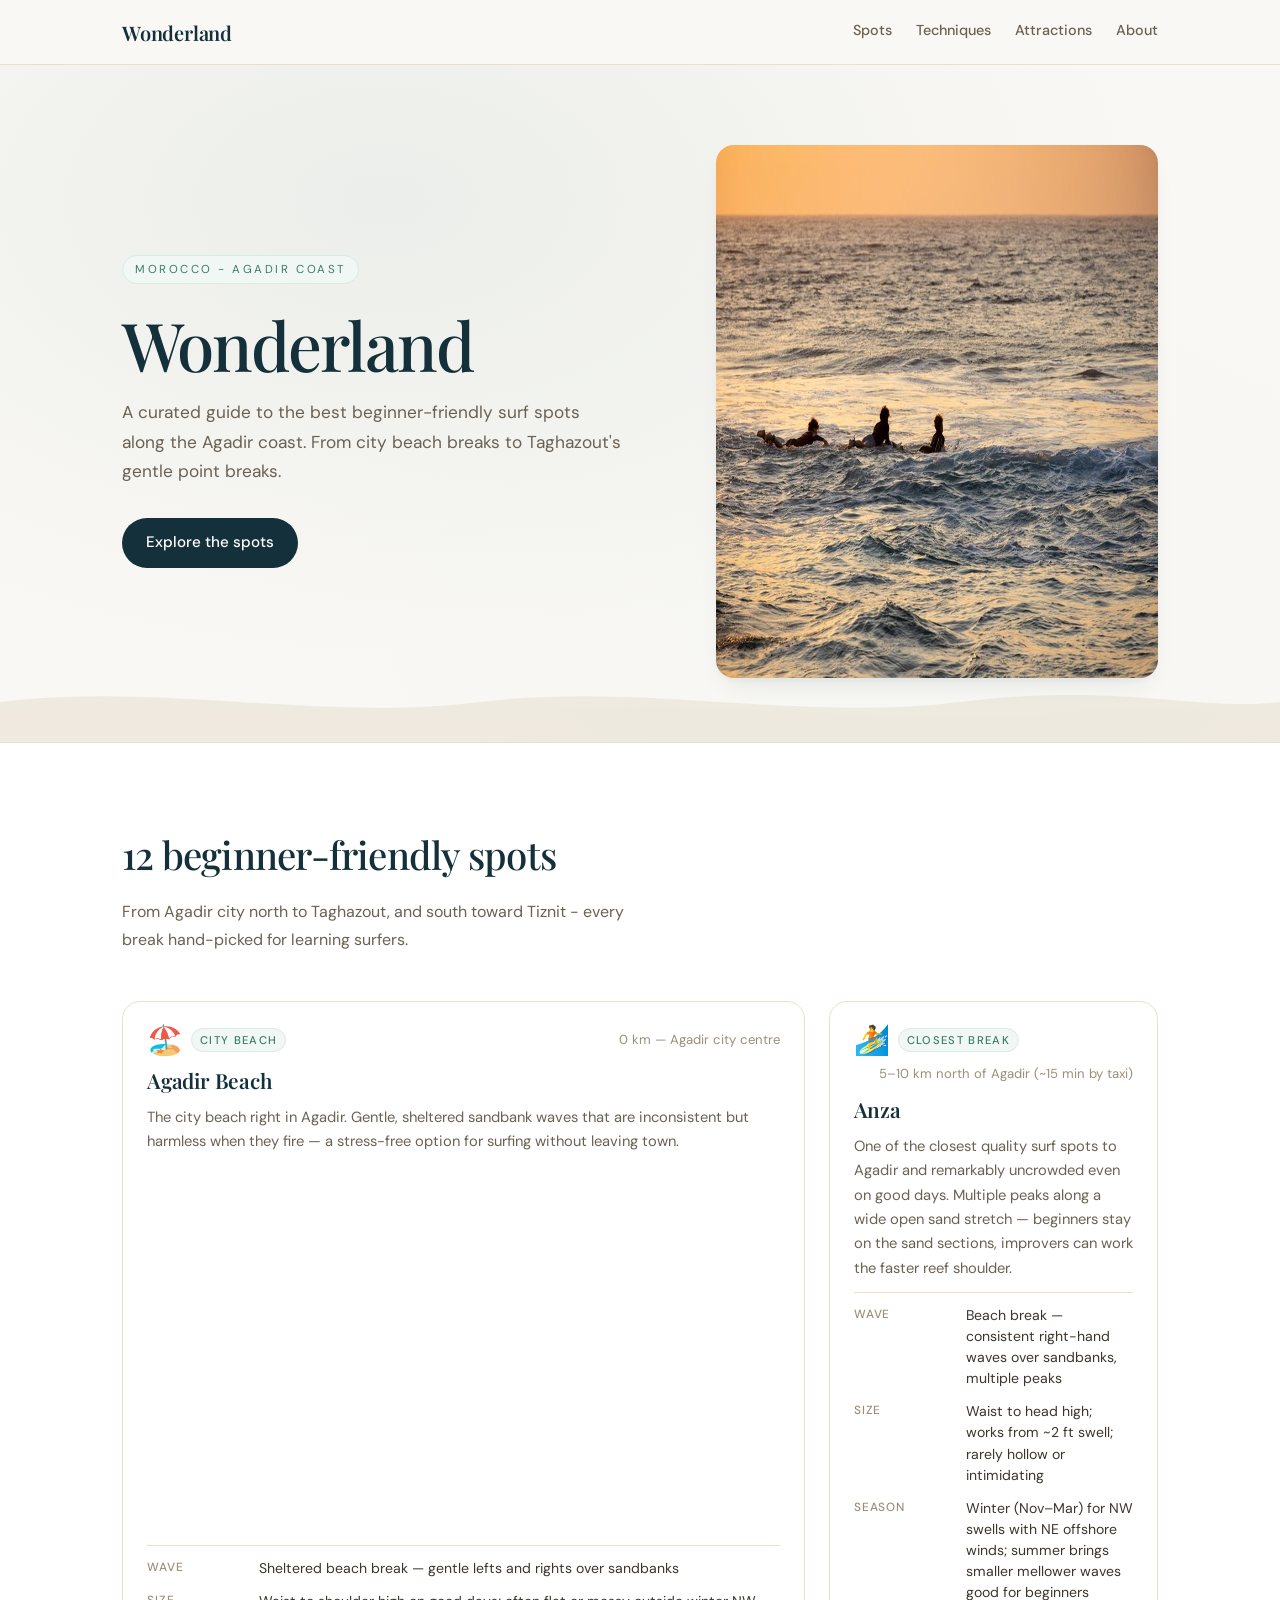
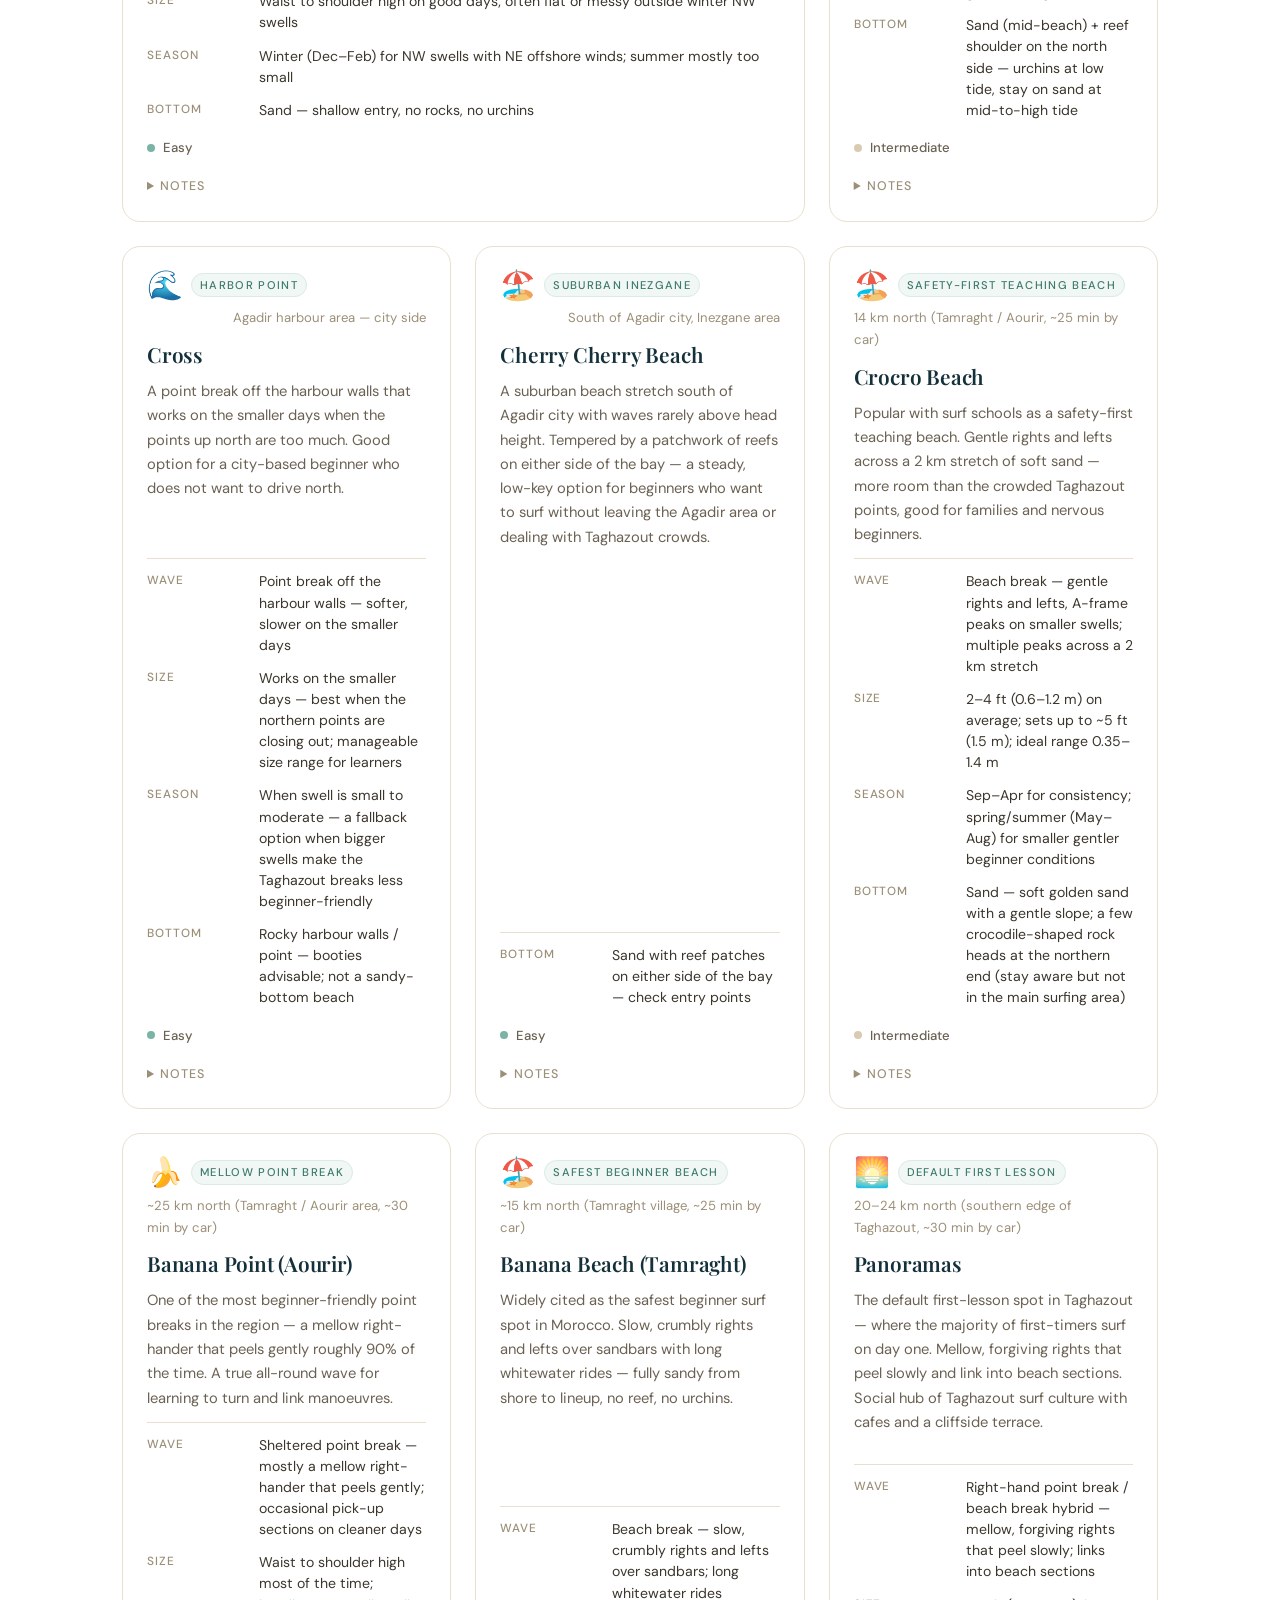
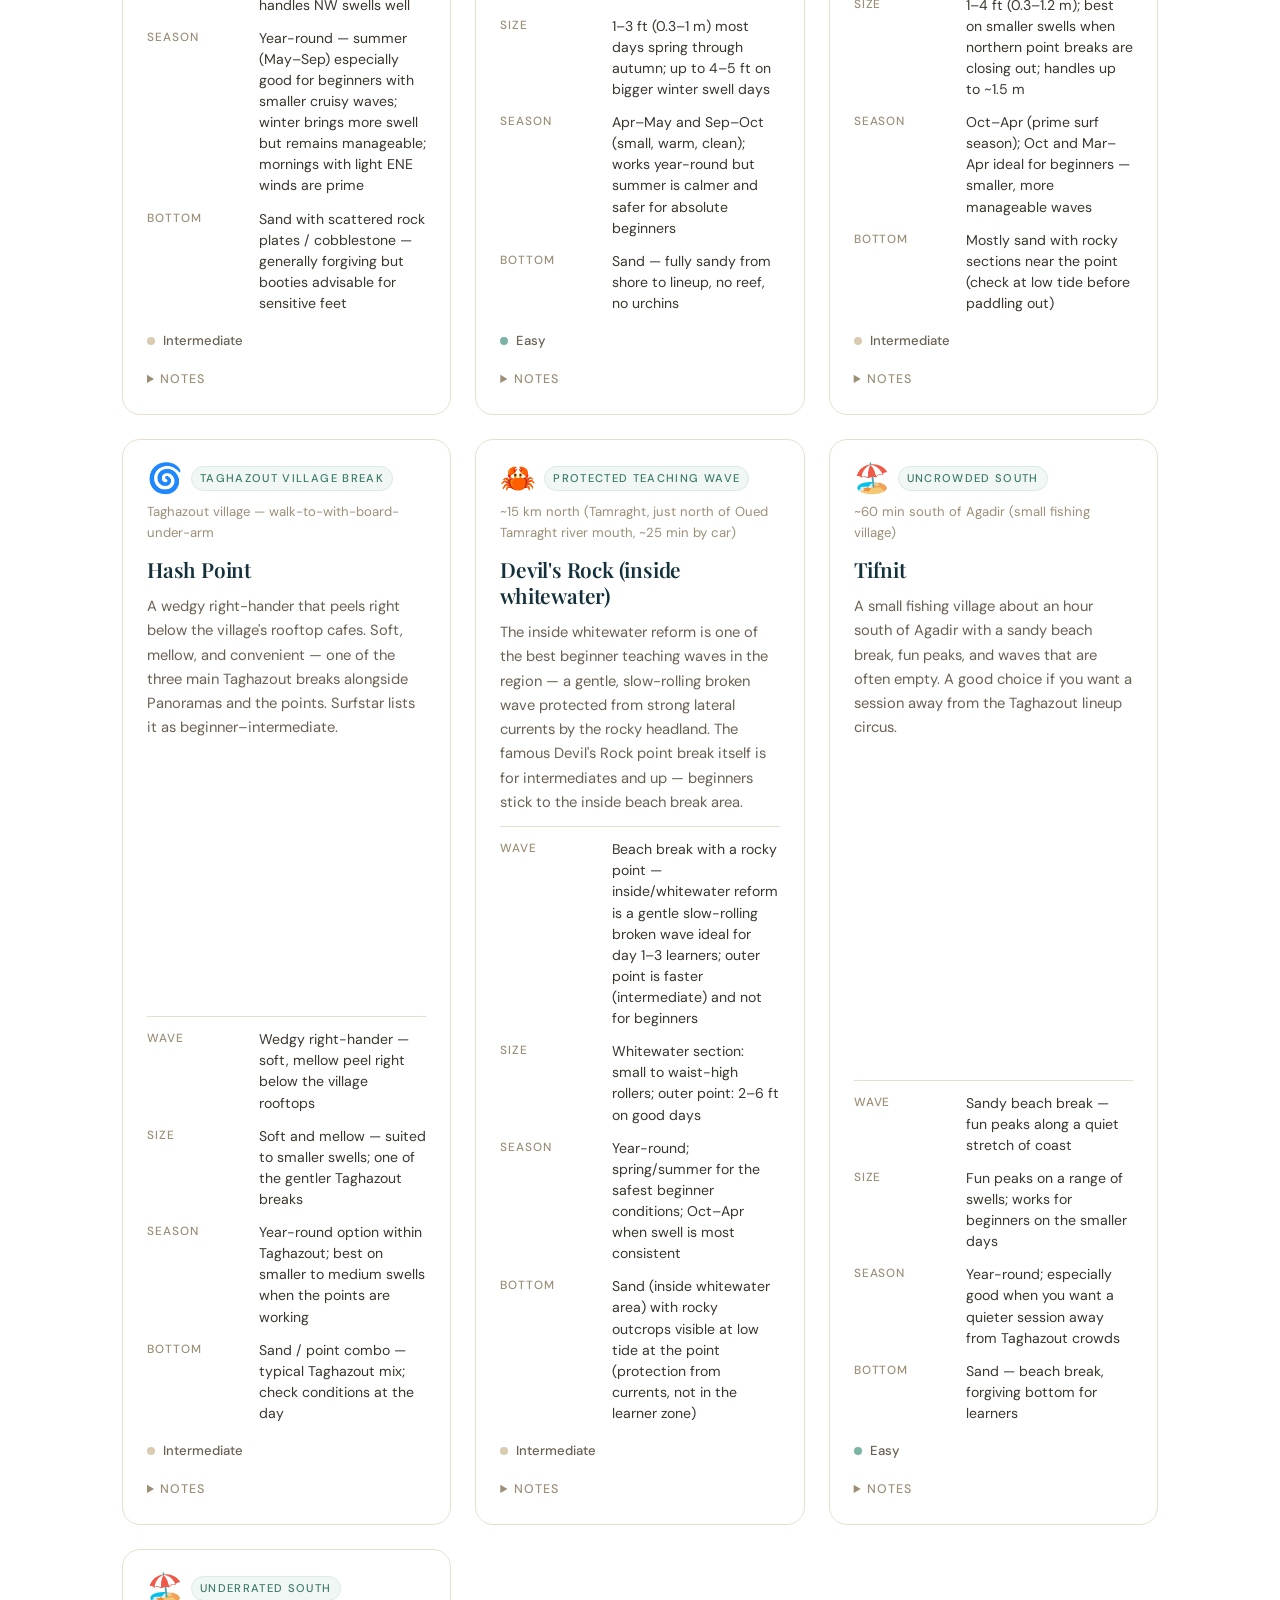
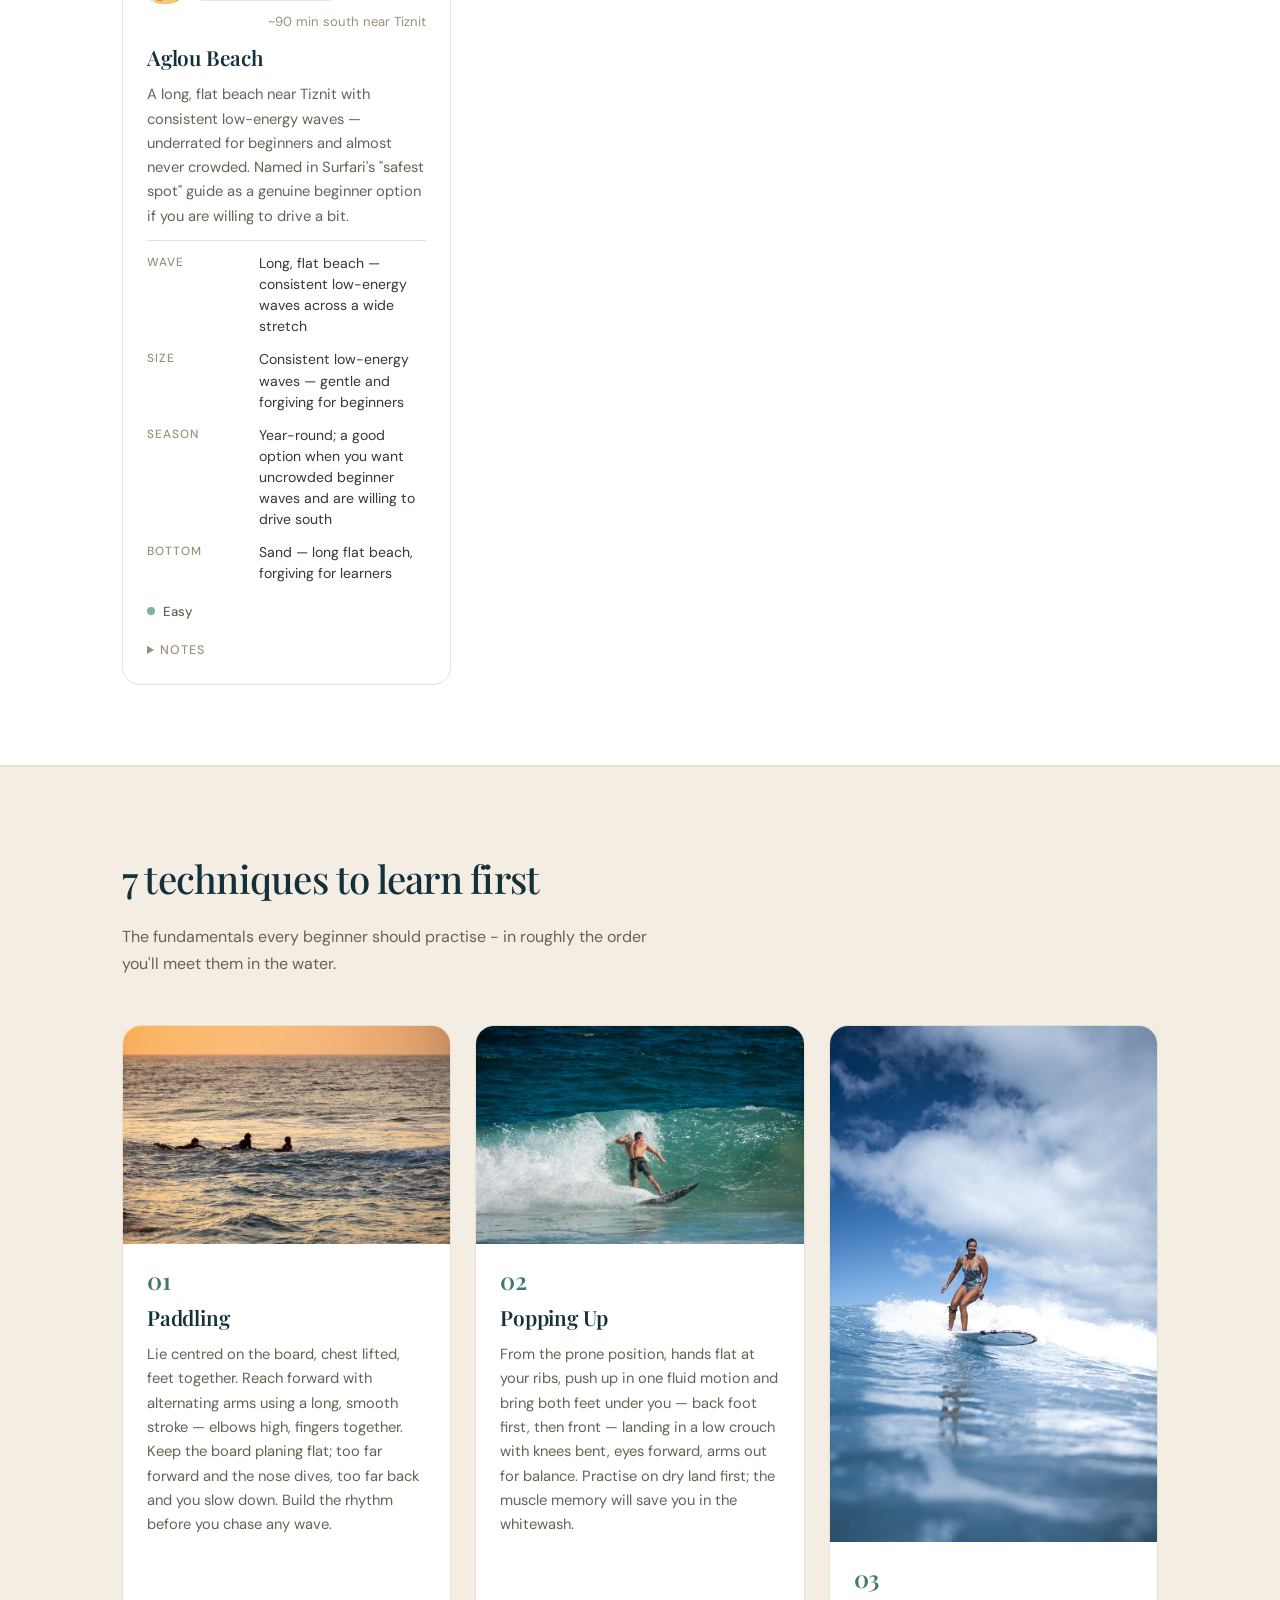
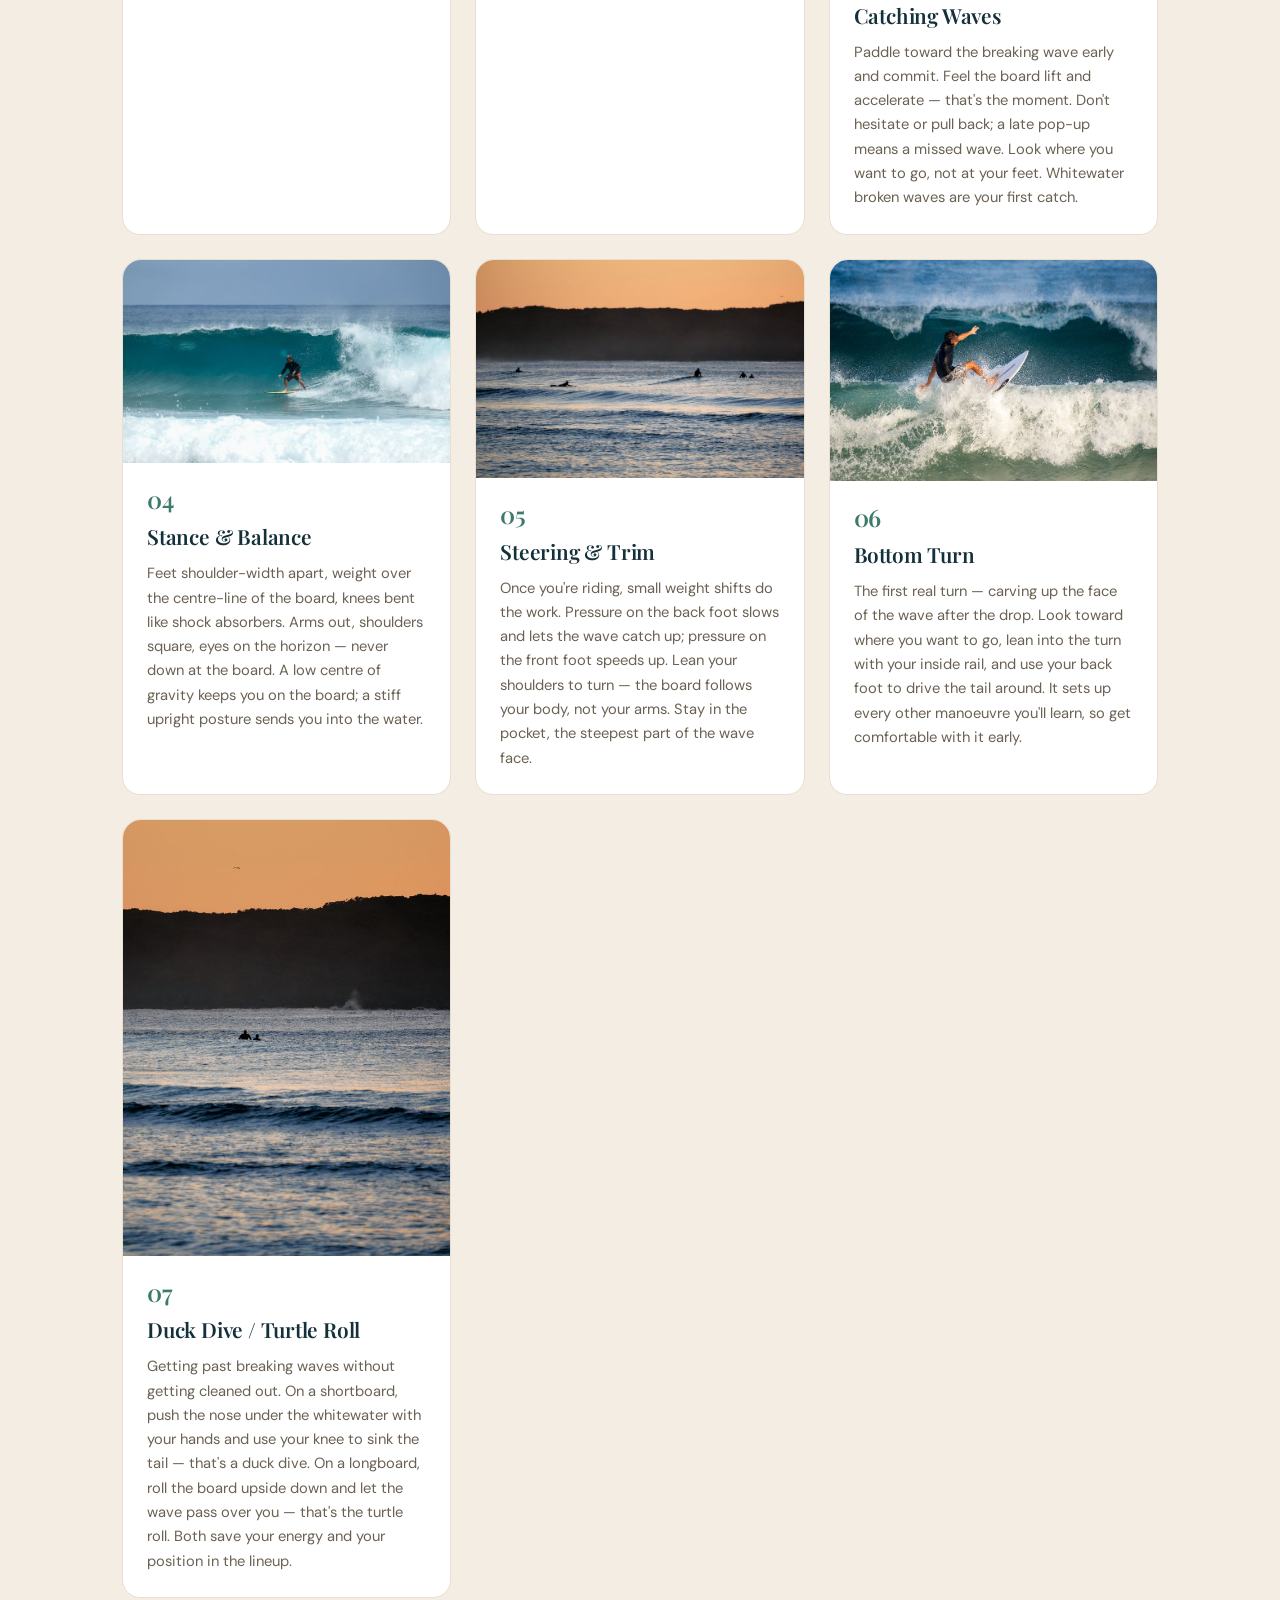
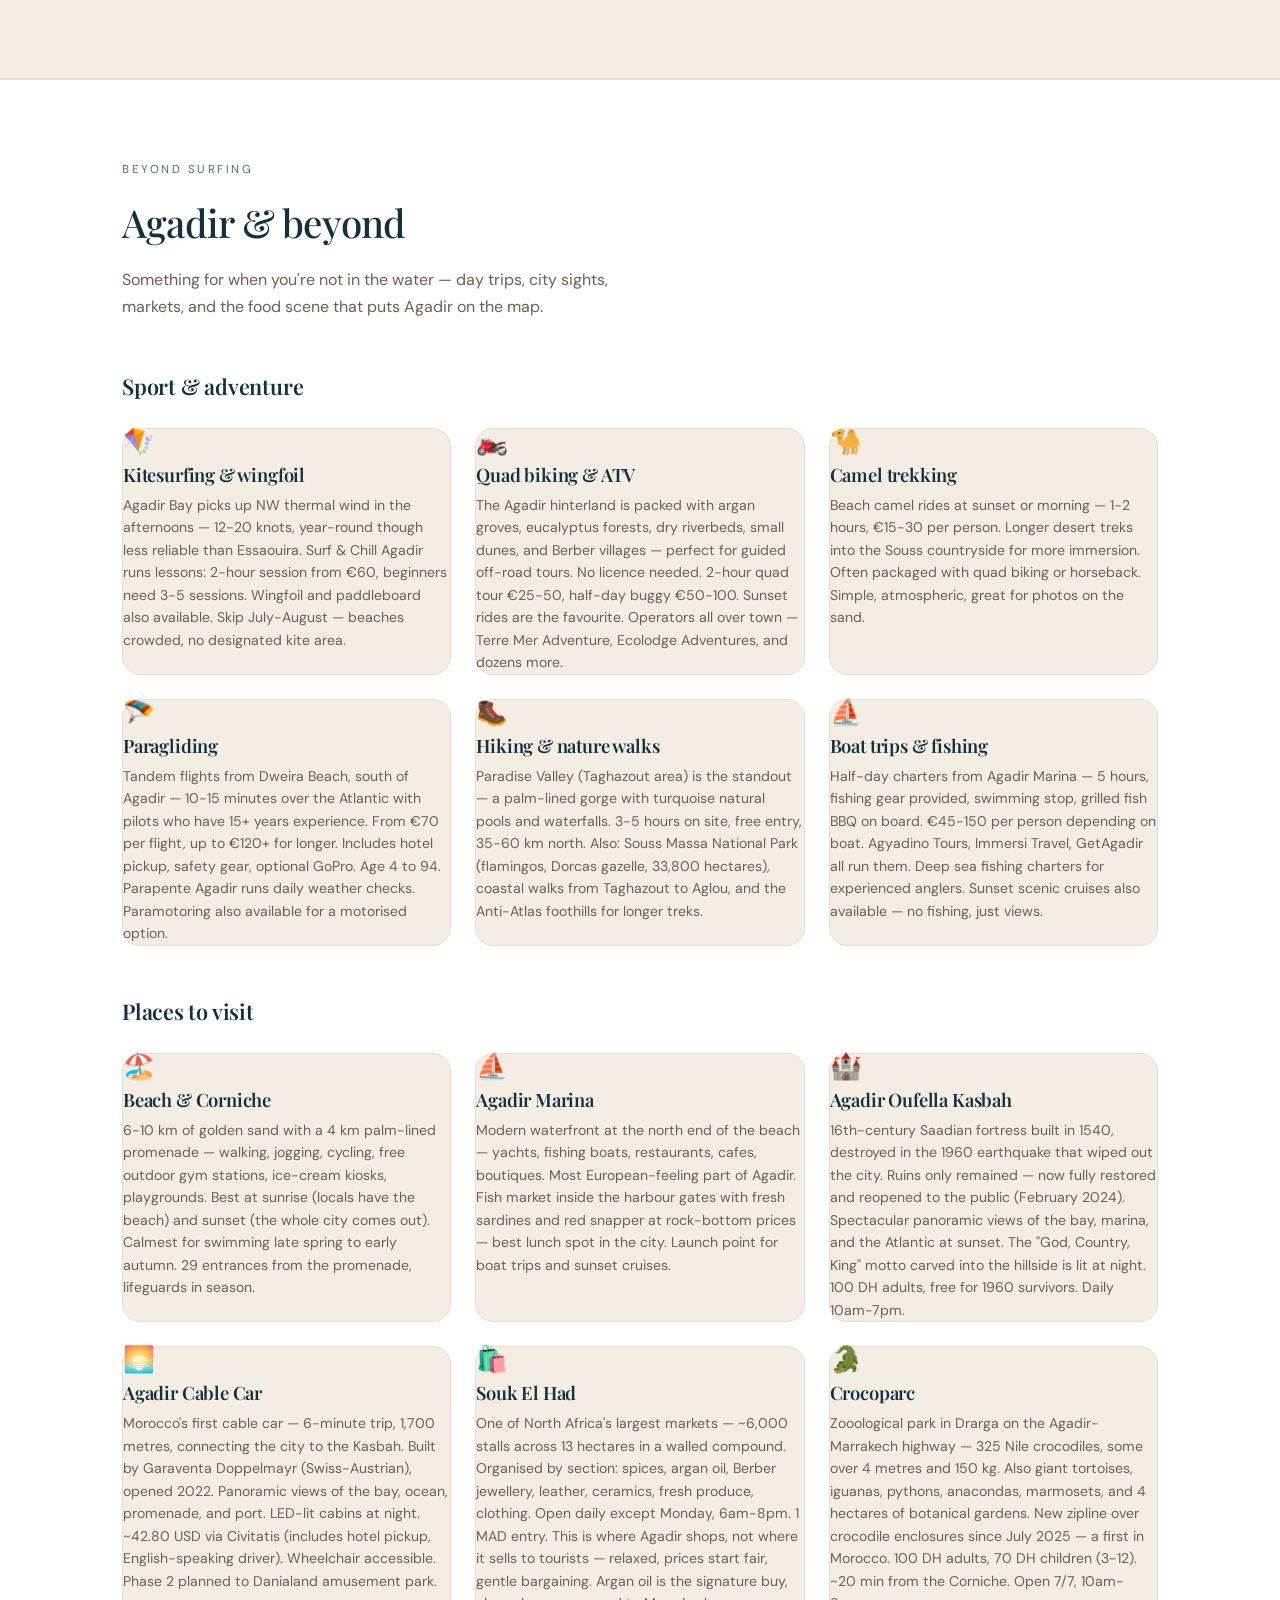
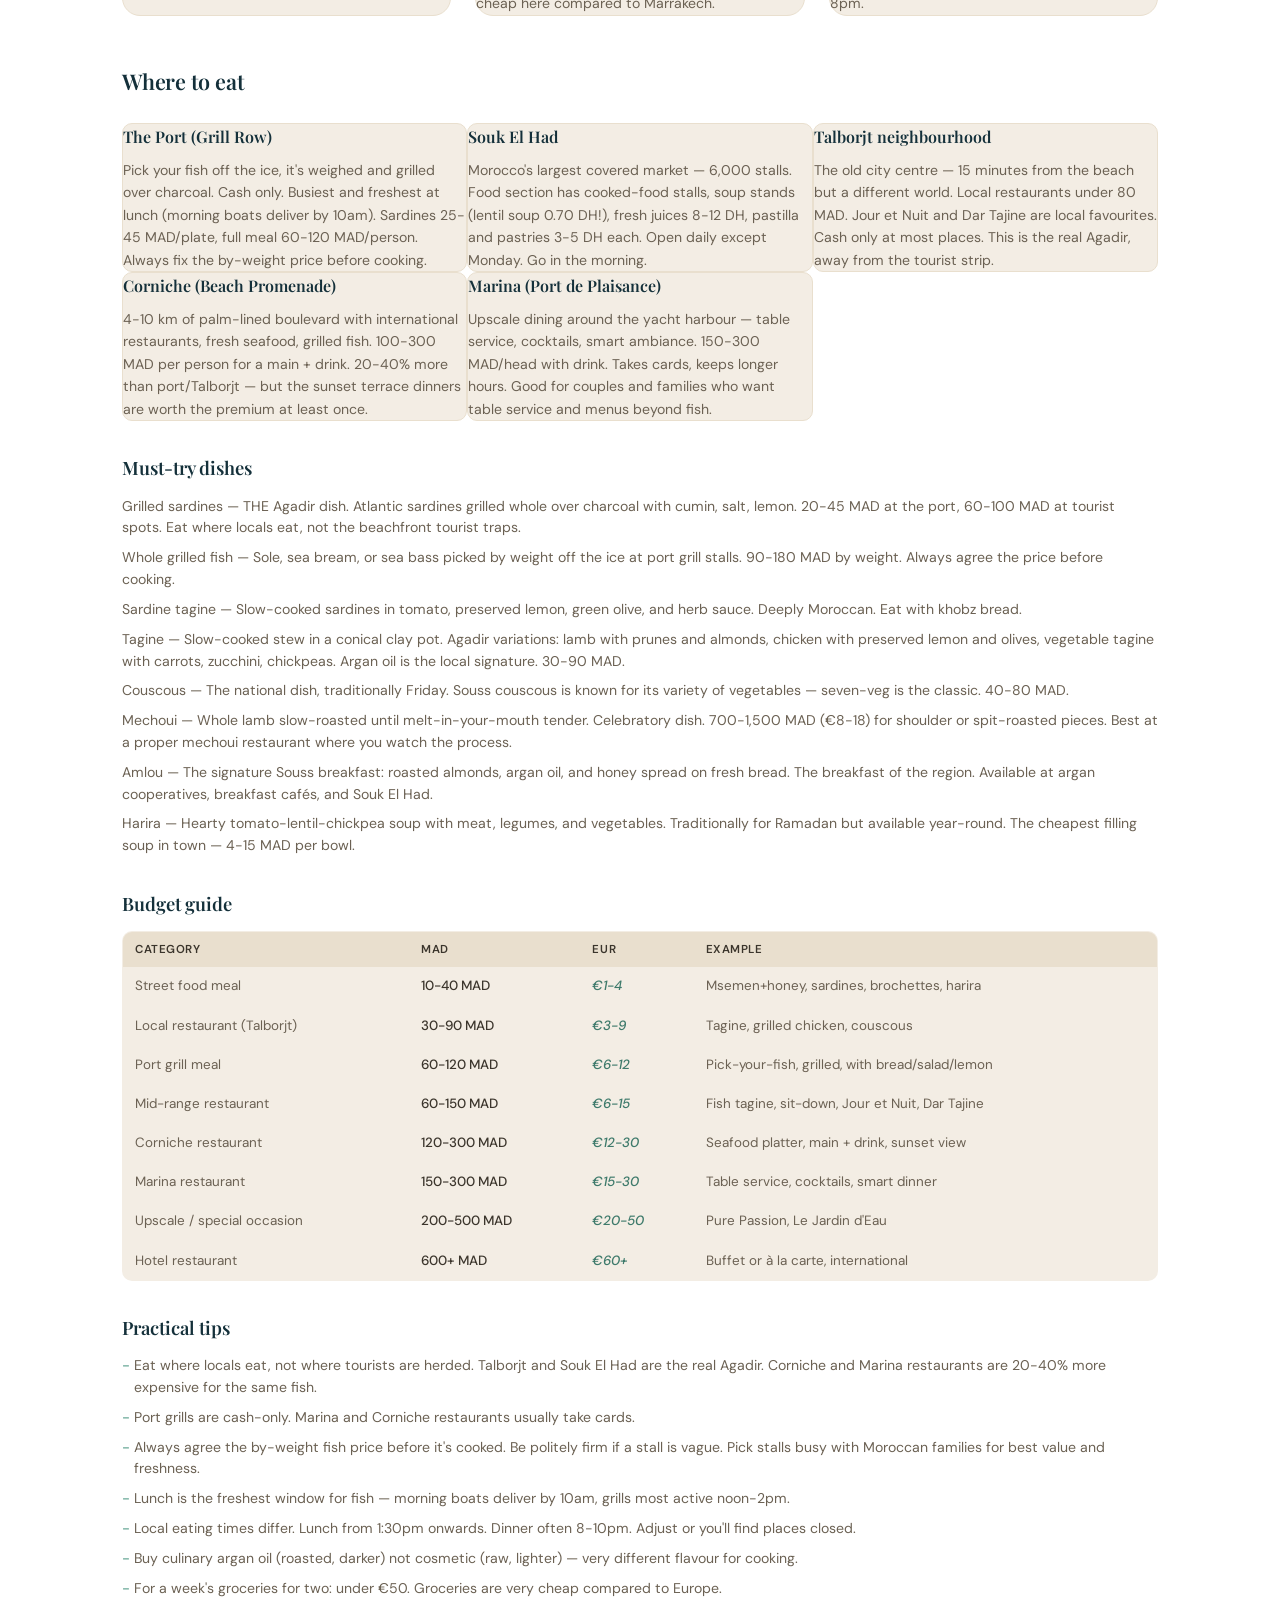
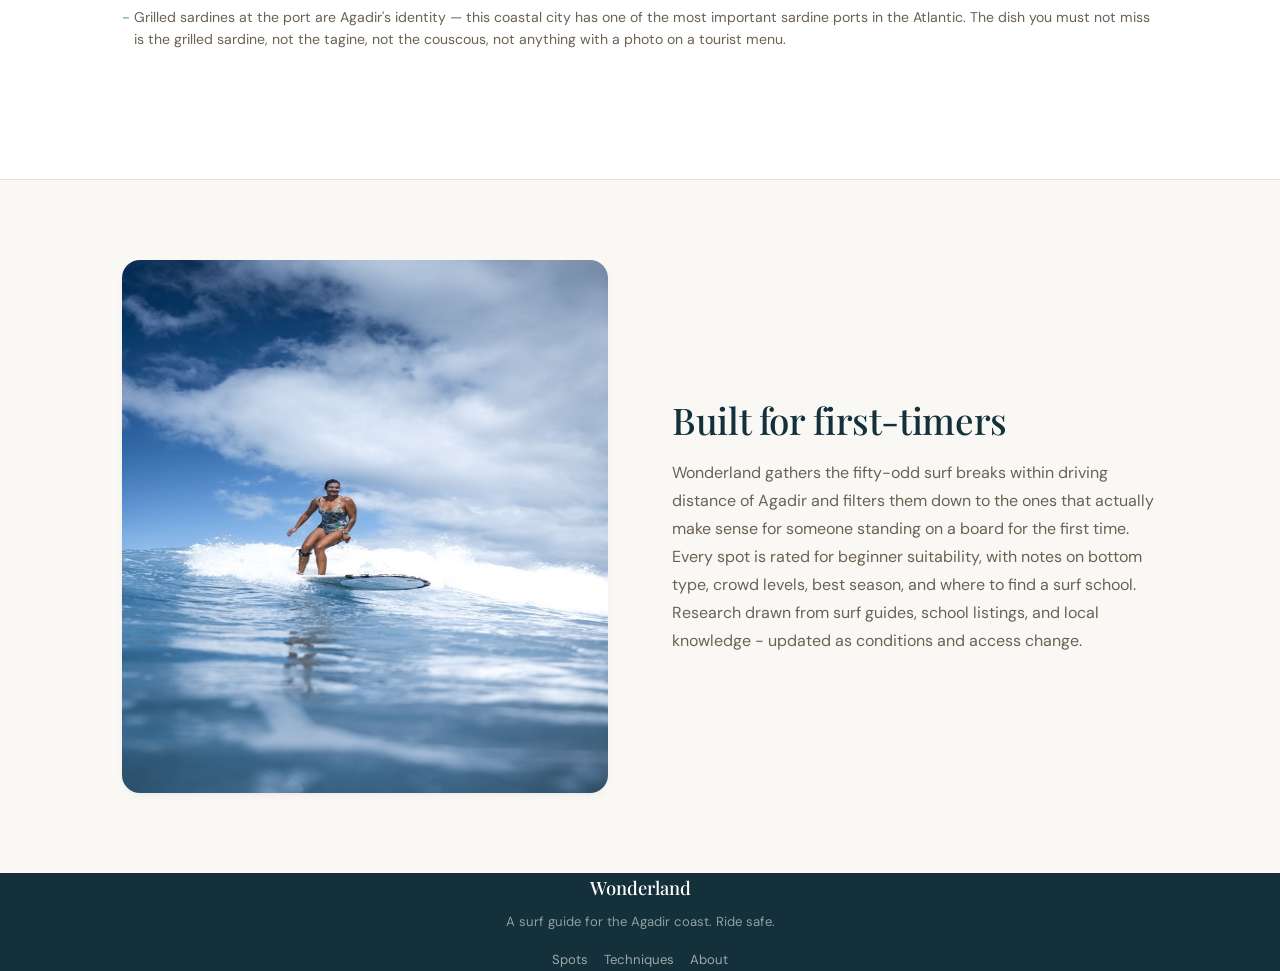
<file: index.html>
<!DOCTYPE html>
<html lang="en">
<head>
  <meta charset="UTF-8">
  <meta name="viewport" content="width=device-width, initial-scale=1.0">
  <title>Wonderland — Surf Spots Near Agadir</title>
  <link rel="icon" href="img/favicon.svg" type="image/svg+xml">
  <link rel="preconnect" href="https://fonts.googleapis.com">
  <link rel="preconnect" href="https://fonts.gstatic.com" crossorigin>
  <link href="https://fonts.googleapis.com/css2?family=DM+Sans:ital,opsz,wght@0,9..40,400;0,9..40,500;0,9..40,600;1,9..40,400&family=Playfair+Display:wght@500;600&display=swap" rel="stylesheet">
  <link rel="stylesheet" href="css/style.css">
</head>
<body>

  <!-- HEADER -->
  <header class="site-header">
    <div class="container header-inner">
      <a href="#top" class="logo">Wonderland</a>
      <nav class="site-nav">
        <a href="#spots">Spots</a>
        <a href="#techniques">Techniques</a>
        <a href="#attractions">Attractions</a>
        <a href="#about">About</a>
      </nav>
    </div>
  </header>

  <main id="top">

    <!-- HERO — Asymmetric Split (Taste Skill: anti-center bias) -->
    <section class="hero">
      <div class="container hero-split">
        <div class="hero-content">
          <span class="hero-eyebrow">Morocco - Agadir coast</span>
          <h1 class="hero-title">Wonderland</h1>
          <p class="hero-sub">
            A curated guide to the best beginner-friendly surf spots along the Agadir coast. From city beach breaks to Taghazout's gentle point breaks.
          </p>
          <a href="#spots" class="hero-cta">Explore the spots</a>
        </div>
        <div class="hero-visual">
          <img src="img/techniques/01-paddling.jpg" alt="Surfers paddling out at sunset" class="hero-image" width="800" height="533" loading="eager">
        </div>
      </div>
      <div class="hero-wave" aria-hidden="true">
        <svg viewBox="0 0 1440 80" preserveAspectRatio="none" fill="none" xmlns="http://www.w3.org/2000/svg">
          <path d="M0 40 C 180 20, 360 60, 540 40 C 720 20, 900 60, 1080 40 C 1260 20, 1350 50, 1440 40 L 1440 80 L 0 80 Z" fill="#d8cbb2" opacity="0.5"/>
          <path d="M0 50 C 200 30, 400 70, 600 50 C 800 30, 1000 70, 1200 50 C 1300 40, 1380 55, 1440 50 L 1440 80 L 0 80 Z" fill="#e9dfce" opacity="0.4"/>
        </svg>
      </div>
    </section>

    <!-- SPOTS — asymmetric header (Taste Skill: section layout diversity) -->
    <section id="spots" class="spots-section reveal">
      <div class="container">
        <div class="section-header section-alt">
          <h2 class="section-title">12 beginner-friendly spots</h2>
          <p class="section-sub">From Agadir city north to Taghazout, and south toward Tiznit - every break hand-picked for learning surfers.</p>
        </div>
        <div class="spots-grid" id="spotsGrid"></div>
      </div>
    </section>

    <!-- TECHNIQUES — no eyebrow, left-aligned header (Taste Skill: eyebrow restraint) -->
    <section id="techniques" class="techniques-section reveal">
      <div class="container">
        <div class="section-header section-alt">
          <h2 class="section-title">7 techniques to learn first</h2>
          <p class="section-sub">The fundamentals every beginner should practise - in roughly the order you'll meet them in the water.</p>
        </div>
        <div class="techniques-grid" id="techniquesGrid"></div>
      </div>
    </section>

    <!-- ATTRACTIONS -->
    <section id="attractions" class="attractions-section reveal">
      <div class="container">
        <div class="section-header">
          <p class="section-eyebrow">Beyond surfing</p>
          <h2 class="section-title">Agadir &amp; beyond</h2>
          <p class="section-sub">Something for when you're not in the water — day trips, city sights, markets, and the food scene that puts Agadir on the map.</p>
        </div>

        <!-- Sport & Adventure -->
        <div class="attractions-subsection">
          <h3 class="subsection-title">Sport &amp; adventure</h3>
          <div class="attractions-grid" id="attractionsSportGrid"></div>
        </div>

        <!-- Places to Visit -->
        <div class="attractions-subsection" style="margin-top:var(--space-12)">
          <h3 class="subsection-title">Places to visit</h3>
          <div class="attractions-grid" id="attractionsPlacesGrid"></div>
        </div>

        <!-- Where to Eat -->
        <div class="attractions-subsection" style="margin-top:var(--space-12)">
          <h3 class="subsection-title">Where to eat</h3>
          <div class="food-section" id="foodSection"></div>
        </div>
      </div>
    </section>

    <!-- ABOUT — two-column with visual (Taste Skill: section layout diversity) -->
    <section id="about" class="about-section reveal">
      <div class="container about-grid">
        <div class="about-visual">
          <img src="img/techniques/06-whitewater.jpg" alt="Woman surfing on a foamy wave" class="about-image" width="800" height="533" loading="lazy">
        </div>
        <div class="about-content">
          <h2 class="about-title">Built for first-timers</h2>
          <p class="about-body">
            Wonderland gathers the fifty-odd surf breaks within driving distance of Agadir and filters them down to the ones that actually make sense for someone standing on a board for the first time.
            Every spot is rated for beginner suitability, with notes on bottom type, crowd levels, best season, and where to find a surf school.
            Research drawn from surf guides, school listings, and local knowledge - updated as conditions and access change.
          </p>
        </div>
      </div>
    </section>

  </main>

  <footer class="site-footer">
    <div class="container footer-inner">
      <p class="footer-brand">Wonderland</p>
      <p class="footer-copy">A surf guide for the Agadir coast. Ride safe.</p>
      <div class="footer-links">
        <a href="#spots">Spots</a>
        <a href="#techniques">Techniques</a>
        <a href="#about">About</a>
      </div>
    </div>
  </footer>

  <script>
    // ──────────────────────────────────────────────────────
    //  Surf spots data
    //  Merged from agadir-beginner-surf-spots.json,
    //  morocco-beginner-surf-spots.json, and
    //  researcher-supplied batch 2 (Hash Point, Tifnit,
    //  Cherry Cherry, Cross, Aglou).
    // ──────────────────────────────────────────────────────

    const spots = [
      {
        emoji: '🏖️',
        name: 'Agadir Beach',
        tag: 'City beach',
        distance: '0 km — Agadir city centre',
        description:
          'The city beach right in Agadir. Gentle, sheltered sandbank waves that are inconsistent but harmless when they fire — a stress-free option for surfing without leaving town.',
        details: {
          waveType: 'Sheltered beach break — gentle lefts and rights over sandbanks',
          typicalSize: 'Waist to shoulder high on good days; often flat or messy outside winter NW swells',
          bestSeason: 'Winter (Dec–Feb) for NW swells with NE offshore winds; summer mostly too small',
          bottom: 'Sand — shallow entry, no rocks, no urchins',
        },
        difficulty: 'Beginner',
        diffClass: 'diff-easy',
        notes: 'Restaurants, markets, and accommodation are steps away. Low crowd factor. Check the forecast before driving — it is not the most consistent spot, but when it works it is the easiest learner beach in the region.',
      },

      {
        emoji: '🏄',
        name: 'Anza',
        tag: 'Closest break',
        distance: '5–10 km north of Agadir (~15 min by taxi)',
        description:
          'One of the closest quality surf spots to Agadir and remarkably uncrowded even on good days. Multiple peaks along a wide open sand stretch — beginners stay on the sand sections, improvers can work the faster reef shoulder.',
        details: {
          waveType: 'Beach break — consistent right-hand waves over sandbanks, multiple peaks',
          typicalSize: 'Waist to head high; works from ~2 ft swell; rarely hollow or intimidating',
          bestSeason: 'Winter (Nov–Mar) for NW swells with NE offshore winds; summer brings smaller mellower waves good for beginners',
          bottom: 'Sand (mid-beach) + reef shoulder on the north side — urchins at low tide, stay on sand at mid-to-high tide',
        },
        difficulty: 'Beginner to low-intermediate',
        diffClass: 'diff-easy',
        notes: 'Default coaching break for Agadir Surf Club and Blue Waves Surf House. Early morning sessions tend to be cleanest. Water quality can vary after heavy rains — check locally. Several surf houses operate directly on the beach (Anza Peak Surf House, Dinosaur Anza Surf House).',
      },

      {
        emoji: '🌊',
        name: 'Cross',
        tag: 'Harbor point',
        distance: 'Agadir harbour area — city side',
        description:
          'A point break off the harbour walls that works on the smaller days when the points up north are too much. Good option for a city-based beginner who does not want to drive north.',
        details: {
          waveType: 'Point break off the harbour walls — softer, slower on the smaller days',
          typicalSize: 'Works on the smaller days — best when the northern points are closing out; manageable size range for learners',
          bestSeason: 'When swell is small to moderate — a fallback option when bigger swells make the Taghazout breaks less beginner-friendly',
          bottom: 'Rocky harbour walls / point — booties advisable; not a sandy-bottom beach',
        },
        difficulty: 'Beginner',
        diffClass: 'diff-easy',
        notes: 'Listed as beginner-friendly by Strike Mission. Best when the points up north are too much. City-based option for days when you want to surf without the Taghazout drive.',
      },

      {
        emoji: '🏖️',
        name: 'Cherry Cherry Beach',
        tag: 'Suburban Inezgane',
        distance: 'South of Agadir city, Inezgane area',
        description:
          'A suburban beach stretch south of Agadir city with waves rarely above head height. Tempered by a patchwork of reefs on either side of the bay — a steady, low-key option for beginners who want to surf without leaving the Agadir area or dealing with Taghazout crowds.',
        details: {
          wave_type: 'Beach / reef combo — waves tempered by reefs on either side of the bay',
          typical_size: 'Rarely above head height — a forgiving, low-energy break',
          best_season: 'Year-round option; especially good when Taghazout is crowded or conditions are too big up north',
          bottom: 'Sand with reef patches on either side of the bay — check entry points',
        },
        difficulty: 'Beginner',
        diffClass: 'diff-easy',
        notes: 'Surf Atlas calls it a regular spot for beginners who want to surf without leaving Agadir or dealing with the Taghazout lineup circus. A solid suburban alternative to the busy north-coast breaks.',
      },

      {
        emoji: '🏖️',
        name: 'Crocro Beach',
        tag: 'Safety-first teaching beach',
        distance: '14 km north (Tamraght / Aourir, ~25 min by car)',
        description:
          'Popular with surf schools as a safety-first teaching beach. Gentle rights and lefts across a 2 km stretch of soft sand — more room than the crowded Taghazout points, good for families and nervous beginners.',
        details: {
          waveType: 'Beach break — gentle rights and lefts, A-frame peaks on smaller swells; multiple peaks across a 2 km stretch',
          typicalSize: '2–4 ft (0.6–1.2 m) on average; sets up to ~5 ft (1.5 m); ideal range 0.35–1.4 m',
          bestSeason: 'Sep–Apr for consistency; spring/summer (May–Aug) for smaller gentler beginner conditions',
          bottom: 'Sand — soft golden sand with a gentle slope; a few crocodile-shaped rock heads at the northern end (stay aware but not in the main surfing area)',
        },
        difficulty: 'Beginner to intermediate',
        diffClass: 'diff-easy',
        notes: 'Named after the crocodile-shaped headland at its northern end. Surf schools: Crocro Surf Maroc, Ola Surf Maroc. Bus #32 from Agadir stops nearby. Parking near cafes. No formal beach facilities but cafes and surf camps in the immediate area. More room than crowded Taghazout points — good for families, nervous beginners, and mixed-level groups.',
      },

      {
        emoji: '🍌',
        name: 'Banana Point (Aourir)',
        tag: 'Mellow point break',
        distance: '~25 km north (Tamraght / Aourir area, ~30 min by car)',
        description:
          'One of the most beginner-friendly point breaks in the region — a mellow right-hander that peels gently roughly 90% of the time. A true all-round wave for learning to turn and link manoeuvres.',
        details: {
          waveType: 'Sheltered point break — mostly a mellow right-hander that peels gently; occasional pick-up sections on cleaner days',
          typicalSize: 'Waist to shoulder high most of the time; handles NW swells well',
          bestSeason: 'Year-round — summer (May–Sep) especially good for beginners with smaller cruisy waves; winter brings more swell but remains manageable; mornings with light ENE winds are prime',
          bottom: 'Sand with scattered rock plates / cobblestone — generally forgiving but booties advisable for sensitive feet',
        },
        difficulty: 'Beginner to low-intermediate',
        diffClass: 'diff-easy',
        notes: 'Surf camps and hostels of Tamraght are nearby (Wave Gypsy Surf & Yoga, The Surf Hotel Tamraght). Handles all tides. Can get more performance-oriented on clean larger days but remains approachable. Good overflow option when other spots are crowded.',
      },

      {
        emoji: '🏖️',
        name: 'Banana Beach (Tamraght)',
        tag: 'Safest beginner beach',
        distance: '~15 km north (Tamraght village, ~25 min by car)',
        description:
          'Widely cited as the safest beginner surf spot in Morocco. Slow, crumbly rights and lefts over sandbars with long whitewater rides — fully sandy from shore to lineup, no reef, no urchins.',
        details: {
          waveType: 'Beach break — slow, crumbly rights and lefts over sandbars; long whitewater rides',
          typicalSize: '1–3 ft (0.3–1 m) most days spring through autumn; up to 4–5 ft on bigger winter swell days',
          bestSeason: 'Apr–May and Sep–Oct (small, warm, clean); works year-round but summer is calmer and safer for absolute beginners',
          bottom: 'Sand — fully sandy from shore to lineup, no reef, no urchins',
        },
        difficulty: 'Beginner (easy)',
        diffClass: 'diff-easy',
        notes: 'Multiple surf schools operate directly on the beach (He\'e Nalu, MoonLight Surf House, Solid Surf House, Zen Surf Morocco). Lifeguards present in peak season. Clean, forgiving waves with minimal rip risk. Best for first-timers, foamies, and nervous improvers. Distinct from Banana Point (the nearby intermediate/advanced point break).',
      },

      {
        emoji: '🌅',
        name: 'Panoramas',
        tag: 'Default first lesson',
        distance: '20–24 km north (southern edge of Taghazout, ~30 min by car)',
        description:
          'The default first-lesson spot in Taghazout — where the majority of first-timers surf on day one. Mellow, forgiving rights that peel slowly and link into beach sections. Social hub of Taghazout surf culture with cafes and a cliffside terrace.',
        details: {
          waveType: 'Right-hand point break / beach break hybrid — mellow, forgiving rights that peel slowly; links into beach sections',
          typicalSize: '1–4 ft (0.3–1.2 m); best on smaller swells when northern point breaks are closing out; handles up to ~1.5 m',
          bestSeason: 'Oct–Apr (prime surf season); Oct and Mar–Apr ideal for beginners — smaller, more manageable waves',
          bottom: 'Mostly sand with rocky sections near the point (check at low tide before paddling out)',
        },
        difficulty: 'Beginner to intermediate',
        diffClass: 'diff-medium',
        notes: 'Numerous certified surf schools operate directly from the beach. Moderate crowds — busier when bigger swells push beginners here from Hash Point. Best on W–NW swell with light morning wind. Free parking near the cafe. Panorama Restaurant and a cliffside terrace overlook the break.',
      },

      {
        emoji: '🌀',
        name: 'Hash Point',
        tag: 'Taghazout village break',
        distance: 'Taghazout village — walk-to-with-board-under-arm',
        description:
          'A wedgy right-hander that peels right below the village\'s rooftop cafes. Soft, mellow, and convenient — one of the three main Taghazout breaks alongside Panoramas and the points. Surfstar lists it as beginner–intermediate.',
        details: {
          waveType: 'Wedgy right-hander — soft, mellow peel right below the village rooftops',
          typicalSize: 'Soft and mellow — suited to smaller swells; one of the gentler Taghazout breaks',
          bestSeason: 'Year-round option within Taghazout; best on smaller to medium swells when the points are working',
          bottom: 'Sand / point combo — typical Taghazout mix; check conditions at the day',
        },
        difficulty: 'Beginner to intermediate',
        diffClass: 'diff-medium',
        notes: 'One of the three main Taghazout breaks alongside Panoramas and the points. Walk-to-with-board-under-arm convenience from the village. Rooftop cafes above the break. Surfstar lists it as beginner–intermediate.',
      },

      {
        emoji: '🦀',
        name: "Devil's Rock (inside whitewater)",
        tag: 'Protected teaching wave',
        distance: '~15 km north (Tamraght, just north of Oued Tamraght river mouth, ~25 min by car)',
        description:
          "The inside whitewater reform is one of the best beginner teaching waves in the region — a gentle, slow-rolling broken wave protected from strong lateral currents by the rocky headland. The famous Devil's Rock point break itself is for intermediates and up — beginners stick to the inside beach break area.",
        details: {
          waveType: 'Beach break with a rocky point — inside/whitewater reform is a gentle slow-rolling broken wave ideal for day 1–3 learners; outer point is faster (intermediate) and not for beginners',
          typicalSize: 'Whitewater section: small to waist-high rollers; outer point: 2–6 ft on good days',
          bestSeason: 'Year-round; spring/summer for the safest beginner conditions; Oct–Apr when swell is most consistent',
          bottom: 'Sand (inside whitewater area) with rocky outcrops visible at low tide at the point (protection from currents, not in the learner zone)',
        },
        difficulty: 'Beginner (inside whitewater) / Intermediate (outer point — not for beginners)',
        diffClass: 'diff-easy',
        notes: 'Popular with Tamraght surf schools (Endless Wave Morocco, He\'e Nalu, Solid Surf House). Less crowded than Banana Point for lessons. The distinctive rock formation at low tide gives the spot its name. Stick to the inside area — the outer point is for intermediates and up.',
      },

      {
        emoji: '🏖️',
        name: 'Tifnit',
        tag: 'Uncrowded south',
        distance: '~60 min south of Agadir (small fishing village)',
        description:
          'A small fishing village about an hour south of Agadir with a sandy beach break, fun peaks, and waves that are often empty. A good choice if you want a session away from the Taghazout lineup circus.',
        details: {
          waveType: 'Sandy beach break — fun peaks along a quiet stretch of coast',
          typicalSize: 'Fun peaks on a range of swells; works for beginners on the smaller days',
          bestSeason: 'Year-round; especially good when you want a quieter session away from Taghazout crowds',
          bottom: 'Sand — beach break, forgiving bottom for learners',
        },
        difficulty: 'Beginner',
        diffClass: 'diff-easy',
        notes: 'Strike Mission lists it as beginner and "uncrowded." Good if you want a session away from the Taghazout lineup circus. A quiet south-coast option for days when the north is busy.',
      },

      {
        emoji: '🏖️',
        name: 'Aglou Beach',
        tag: 'Underrated south',
        distance: '~90 min south near Tiznit',
        description:
          'A long, flat beach near Tiznit with consistent low-energy waves — underrated for beginners and almost never crowded. Named in Surfari\'s "safest spot" guide as a genuine beginner option if you are willing to drive a bit.',
        details: {
          waveType: 'Long, flat beach — consistent low-energy waves across a wide stretch',
          typicalSize: 'Consistent low-energy waves — gentle and forgiving for beginners',
          bestSeason: 'Year-round; a good option when you want uncrowded beginner waves and are willing to drive south',
          bottom: 'Sand — long flat beach, forgiving for learners',
        },
        difficulty: 'Beginner',
        diffClass: 'diff-easy',
        notes: 'Surfari\'s "safest spot" guide names it as a genuine beginner option if you are willing to drive a bit. Almost never crowded. Underrated — most beginners never make it this far south, which is exactly what makes it attractive.',
      },
    ];

    // ──────────────────────────────────────────────────────
    //  Difficulty colour / label helpers
    // ──────────────────────────────────────────────────────

    function difficultyMeta(label) {
      const lower = label.toLowerCase();
      if (lower.includes('easy') || lower.includes('beginner') && !lower.includes('intermediate') && !lower.includes('improver')) {
        return { dot: 'diff-easy', short: 'Easy' };
      }
      if (lower.includes('intermediate') || lower.includes('improver') || lower.includes('low-intermediate')) {
        return { dot: 'diff-medium', short: 'Intermediate' };
      }
      if (lower.includes('hard') || lower.includes('advanced')) {
        return { dot: 'diff-hard', short: 'Advanced' };
      }
      return { dot: 'diff-easy', short: 'Beginner' };
    }

    // ──────────────────────────────────────────────────────
    //  Render
    // ──────────────────────────────────────────────────────

    const grid = document.getElementById('spotsGrid');

    function renderDetails(d) {
      const items = [
        { label: 'Wave',   key: 'waveType'    },
        { label: 'Size',   key: 'typicalSize' },
        { label: 'Season', key: 'bestSeason'  },
        { label: 'Bottom', key: 'bottom'      },
      ];
      const html = items.map(item => {
        const val = d[item.key] || '';
        if (!val) return '';
        return `<dt>${item.label}</dt><dd>${val}</dd>`;
      }).join('');
      return `<dl class="spot-details">${html}</dl>`;
    }

    function renderSpot(s) {
      const { dot, short: diffLabel } = difficultyMeta(s.difficulty);
      const card = document.createElement('article');
      card.className = 'spot-card stagger-item';
      card.innerHTML = `
        <div class="spot-meta">
          <span class="spot-emoji">${s.emoji}</span>
          <span class="spot-tag">${s.tag}</span>
          <span class="spot-distance">${s.distance}</span>
        </div>
        <h3 class="spot-name">${s.name}</h3>
        <p class="spot-desc">${s.description}</p>
        ${renderDetails(s.details)}
        <div class="spot-footer">
          <span class="spot-difficulty">
            <span class="difficulty-dot ${dot}"></span>
            ${diffLabel}
          </span>
        </div>
        <details style="margin-top:var(--space-1)">
          <summary style="cursor:pointer;font-size:0.78rem;color:var(--text-muted);letter-spacing:0.08em;text-transform:uppercase;font-weight:500">Notes</summary>
          <p style="font-size:0.88rem;color:var(--text-secondary);line-height:1.6;margin-top:var(--space-2)">${s.notes}</p>
        </details>
      `;
      grid.appendChild(card);
    }


    // ──────────────────────────────────────────────────────
    //  Techniques data
    //  7 beginner techniques — fundamentals in roughly the
    //  order you'll meet them in the water.
    // ──────────────────────────────────────────────────────

    const techniques = [
      {
        step: '01',
        title: 'Paddling',
        desc: 'Lie centred on the board, chest lifted, feet together. Reach forward with alternating arms using a long, smooth stroke — elbows high, fingers together. Keep the board planing flat; too far forward and the nose dives, too far back and you slow down. Build the rhythm before you chase any wave.',
        img: 'img/techniques/01-paddling.jpg',
        imgW: 800,
        imgH: 533,
      },
      {
        step: '02',
        title: 'Popping Up',
        desc: 'From the prone position, hands flat at your ribs, push up in one fluid motion and bring both feet under you — back foot first, then front — landing in a low crouch with knees bent, eyes forward, arms out for balance. Practise on dry land first; the muscle memory will save you in the whitewash.',
        img: 'img/techniques/02-popup.jpg',
        imgW: 800,
        imgH: 533,
      },
      {
        step: '03',
        title: 'Catching Waves',
        desc: 'Paddle toward the breaking wave early and commit. Feel the board lift and accelerate — that\'s the moment. Don\'t hesitate or pull back; a late pop-up means a missed wave. Look where you want to go, not at your feet. Whitewater broken waves are your first catch.',
        img: 'img/techniques/06-whitewater.jpg',
        imgW: 508,
        imgH: 800,
      },
      {
        step: '04',
        title: 'Stance & Balance',
        desc: 'Feet shoulder-width apart, weight over the centre-line of the board, knees bent like shock absorbers. Arms out, shoulders square, eyes on the horizon — never down at the board. A low centre of gravity keeps you on the board; a stiff upright posture sends you into the water.',
        img: 'img/techniques/03-stance.jpg',
        imgW: 800,
        imgH: 498,
      },
      {
        step: '05',
        title: 'Steering & Trim',
        desc: 'Once you\'re riding, small weight shifts do the work. Pressure on the back foot slows and lets the wave catch up; pressure on the front foot speeds up. Lean your shoulders to turn — the board follows your body, not your arms. Stay in the pocket, the steepest part of the wave face.',
        img: 'img/techniques/05-reading-waves.jpg',
        imgW: 800,
        imgH: 533,
      },
      {
        step: '06',
        title: 'Bottom Turn',
        desc: 'The first real turn — carving up the face of the wave after the drop. Look toward where you want to go, lean into the turn with your inside rail, and use your back foot to drive the tail around. It sets up every other manoeuvre you\'ll learn, so get comfortable with it early.',
        img: 'img/techniques/07-bottomturn.jpg',
        imgW: 799,
        imgH: 541,
      },
      {
        step: '07',
        title: 'Duck Dive / Turtle Roll',
        desc: 'Getting past breaking waves without getting cleaned out. On a shortboard, push the nose under the whitewater with your hands and use your knee to sink the tail — that\'s a duck dive. On a longboard, roll the board upside down and let the wave pass over you — that\'s the turtle roll. Both save your energy and your position in the lineup.',
        img: 'img/techniques/04-duckdive.jpg',
        imgW: 600,
        imgH: 800,
      },
    ];

    const techGrid = document.getElementById('techniquesGrid');

    function renderTechnique(t) {
      const card = document.createElement('article');
      card.className = 'technique-card stagger-item';
      card.innerHTML = `
        <div class="technique-img-wrap">
          <img src="${t.img}" alt="${t.title}" class="technique-img" width="${t.imgW}" height="${t.imgH}" loading="eager">
        </div>
        <span class="technique-step">${t.step}</span>
        <h3 class="technique-title">${t.title}</h3>
        <p class="technique-desc">${t.desc}</p>
      `;
      techGrid.appendChild(card);
    }

    techniques.forEach(renderTechnique);

    // ──────────────────────────────────────────────────────
    //  Attractions data — Agadir beyond surfing
    //  3 subcategories: Sport & Adventure, Places to Visit,
    //  Where to Eat. Condensed from reasercher's 3 research
    //  chunks. Full research in /research/.
    // ──────────────────────────────────────────────────────

    const attractions = {
      sport: [
        {
          emoji: '🪁',
          title: 'Kitesurfing & wingfoil',
          desc: 'Agadir Bay picks up NW thermal wind in the afternoons — 12-20 knots, year-round though less reliable than Essaouira. Surf & Chill Agadir runs lessons: 2-hour session from €60, beginners need 3-5 sessions. Wingfoil and paddleboard also available. Skip July-August — beaches crowded, no designated kite area.',
        },
        {
          emoji: '🏍️',
          title: 'Quad biking & ATV',
          desc: 'The Agadir hinterland is packed with argan groves, eucalyptus forests, dry riverbeds, small dunes, and Berber villages — perfect for guided off-road tours. No licence needed. 2-hour quad tour €25-50, half-day buggy €50-100. Sunset rides are the favourite. Operators all over town — Terre Mer Adventure, Ecolodge Adventures, and dozens more.',
        },
        {
          emoji: '🐪',
          title: 'Camel trekking',
          desc: 'Beach camel rides at sunset or morning — 1-2 hours, €15-30 per person. Longer desert treks into the Souss countryside for more immersion. Often packaged with quad biking or horseback. Simple, atmospheric, great for photos on the sand.',
        },
        {
          emoji: '🪂',
          title: 'Paragliding',
          desc: 'Tandem flights from Dweira Beach, south of Agadir — 10-15 minutes over the Atlantic with pilots who have 15+ years experience. From €70 per flight, up to €120+ for longer. Includes hotel pickup, safety gear, optional GoPro. Age 4 to 94. Parapente Agadir runs daily weather checks. Paramotoring also available for a motorised option.',
        },
        {
          emoji: '🥾',
          title: 'Hiking & nature walks',
          desc: 'Paradise Valley (Taghazout area) is the standout — a palm-lined gorge with turquoise natural pools and waterfalls. 3-5 hours on site, free entry, 35-60 km north. Also: Souss Massa National Park (flamingos, Dorcas gazelle, 33,800 hectares), coastal walks from Taghazout to Aglou, and the Anti-Atlas foothills for longer treks.',
        },
        {
          emoji: '⛵',
          title: 'Boat trips & fishing',
          desc: 'Half-day charters from Agadir Marina — 5 hours, fishing gear provided, swimming stop, grilled fish BBQ on board. €45-150 per person depending on boat. Agyadino Tours, Immersi Travel, GetAgadir all run them. Deep sea fishing charters for experienced anglers. Sunset scenic cruises also available — no fishing, just views.',
        },
      ],
      places: [
        {
          emoji: '🏖️',
          title: 'Beach & Corniche',
          desc: '6-10 km of golden sand with a 4 km palm-lined promenade — walking, jogging, cycling, free outdoor gym stations, ice-cream kiosks, playgrounds. Best at sunrise (locals have the beach) and sunset (the whole city comes out). Calmest for swimming late spring to early autumn. 29 entrances from the promenade, lifeguards in season.',
        },
        {
          emoji: '⛵',
          title: 'Agadir Marina',
          desc: 'Modern waterfront at the north end of the beach — yachts, fishing boats, restaurants, cafes, boutiques. Most European-feeling part of Agadir. Fish market inside the harbour gates with fresh sardines and red snapper at rock-bottom prices — best lunch spot in the city. Launch point for boat trips and sunset cruises.',
        },
        {
          emoji: '🏰',
          title: 'Agadir Oufella Kasbah',
          desc: '16th-century Saadian fortress built in 1540, destroyed in the 1960 earthquake that wiped out the city. Ruins only remained — now fully restored and reopened to the public (February 2024). Spectacular panoramic views of the bay, marina, and the Atlantic at sunset. The \"God, Country, King\" motto carved into the hillside is lit at night. 100 DH adults, free for 1960 survivors. Daily 10am-7pm.',
        },
        {
          emoji: '🌅',
          title: 'Agadir Cable Car',
          desc: 'Morocco\'s first cable car — 6-minute trip, 1,700 metres, connecting the city to the Kasbah. Built by Garaventa Doppelmayr (Swiss-Austrian), opened 2022. Panoramic views of the bay, ocean, promenade, and port. LED-lit cabins at night. ~42.80 USD via Civitatis (includes hotel pickup, English-speaking driver). Wheelchair accessible. Phase 2 planned to Danialand amusement park.',
        },
        {
          emoji: '🛍️',
          title: 'Souk El Had',
          desc: 'One of North Africa\'s largest markets — ~6,000 stalls across 13 hectares in a walled compound. Organised by section: spices, argan oil, Berber jewellery, leather, ceramics, fresh produce, clothing. Open daily except Monday, 6am-8pm. 1 MAD entry. This is where Agadir shops, not where it sells to tourists — relaxed, prices start fair, gentle bargaining. Argan oil is the signature buy, cheap here compared to Marrakech.',
        },
        {
          emoji: '🐊',
          title: 'Crocoparc',
          desc: 'Zooological park in Drarga on the Agadir-Marrakech highway — 325 Nile crocodiles, some over 4 metres and 150 kg. Also giant tortoises, iguanas, pythons, anacondas, marmosets, and 4 hectares of botanical gardens. New zipline over crocodile enclosures since July 2025 — a first in Morocco. 100 DH adults, 70 DH children (3-12). ~20 min from the Corniche. Open 7/7, 10am-8pm.',
        },
      ],
      food: {
        areas: [
          { name: 'The Port (Grill Row)', tip: 'Pick your fish off the ice, it\'s weighed and grilled over charcoal. Cash only. Busiest and freshest at lunch (morning boats deliver by 10am). Sardines 25-45 MAD/plate, full meal 60-120 MAD/person. Always fix the by-weight price before cooking.' },
          { name: 'Souk El Had', tip: 'Morocco\'s largest covered market — 6,000 stalls. Food section has cooked-food stalls, soup stands (lentil soup 0.70 DH!), fresh juices 8-12 DH, pastilla and pastries 3-5 DH each. Open daily except Monday. Go in the morning.' },
          { name: 'Talborjt neighbourhood', tip: 'The old city centre — 15 minutes from the beach but a different world. Local restaurants under 80 MAD. Jour et Nuit and Dar Tajine are local favourites. Cash only at most places. This is the real Agadir, away from the tourist strip.' },
          { name: 'Corniche (Beach Promenade)', tip: '4-10 km of palm-lined boulevard with international restaurants, fresh seafood, grilled fish. 100-300 MAD per person for a main + drink. 20-40% more than port/Talborjt — but the sunset terrace dinners are worth the premium at least once.' },
          { name: 'Marina (Port de Plaisance)', tip: 'Upscale dining around the yacht harbour — table service, cocktails, smart ambiance. 150-300 MAD/head with drink. Takes cards, keeps longer hours. Good for couples and families who want table service and menus beyond fish.' },
        ],
        dishes: [
          'Grilled sardines — THE Agadir dish. Atlantic sardines grilled whole over charcoal with cumin, salt, lemon. 20-45 MAD at the port, 60-100 MAD at tourist spots. Eat where locals eat, not the beachfront tourist traps.',
          'Whole grilled fish — Sole, sea bream, or sea bass picked by weight off the ice at port grill stalls. 90-180 MAD by weight. Always agree the price before cooking.',
          'Sardine tagine — Slow-cooked sardines in tomato, preserved lemon, green olive, and herb sauce. Deeply Moroccan. Eat with khobz bread.',
          'Tagine — Slow-cooked stew in a conical clay pot. Agadir variations: lamb with prunes and almonds, chicken with preserved lemon and olives, vegetable tagine with carrots, zucchini, chickpeas. Argan oil is the local signature. 30-90 MAD.',
          'Couscous — The national dish, traditionally Friday. Souss couscous is known for its variety of vegetables — seven-veg is the classic. 40-80 MAD.',
          'Mechoui — Whole lamb slow-roasted until melt-in-your-mouth tender. Celebratory dish. 700-1,500 MAD (€8-18) for shoulder or spit-roasted pieces. Best at a proper mechoui restaurant where you watch the process.',
          'Amlou — The signature Souss breakfast: roasted almonds, argan oil, and honey spread on fresh bread. The breakfast of the region. Available at argan cooperatives, breakfast cafés, and Souk El Had.',
          'Harira — Hearty tomato-lentil-chickpea soup with meat, legumes, and vegetables. Traditionally for Ramadan but available year-round. The cheapest filling soup in town — 4-15 MAD per bowl.',
        ],
        budget: [
          ['Street food meal', '10-40 MAD', '€1-4', 'Msemen+honey, sardines, brochettes, harira'],
          ['Local restaurant (Talborjt)', '30-90 MAD', '€3-9', 'Tagine, grilled chicken, couscous'],
          ['Port grill meal', '60-120 MAD', '€6-12', 'Pick-your-fish, grilled, with bread/salad/lemon'],
          ['Mid-range restaurant', '60-150 MAD', '€6-15', 'Fish tagine, sit-down, Jour et Nuit, Dar Tajine'],
          ['Corniche restaurant', '120-300 MAD', '€12-30', 'Seafood platter, main + drink, sunset view'],
          ['Marina restaurant', '150-300 MAD', '€15-30', 'Table service, cocktails, smart dinner'],
          ['Upscale / special occasion', '200-500 MAD', '€20-50', 'Pure Passion, Le Jardin d\'Eau'],
          ['Hotel restaurant', '600+ MAD', '€60+', 'Buffet or à la carte, international'],
        ],
        hints: [
          'Eat where locals eat, not where tourists are herded. Talborjt and Souk El Had are the real Agadir. Corniche and Marina restaurants are 20-40% more expensive for the same fish.',
          'Port grills are cash-only. Marina and Corniche restaurants usually take cards.',
          'Always agree the by-weight fish price before it\'s cooked. Be politely firm if a stall is vague. Pick stalls busy with Moroccan families for best value and freshness.',
          'Lunch is the freshest window for fish — morning boats deliver by 10am, grills most active noon-2pm.',
          'Local eating times differ. Lunch from 1:30pm onwards. Dinner often 8-10pm. Adjust or you\'ll find places closed.',
          'Buy culinary argan oil (roasted, darker) not cosmetic (raw, lighter) — very different flavour for cooking.',
          'For a week\'s groceries for two: under €50. Groceries are very cheap compared to Europe.',
          'Grilled sardines at the port are Agadir\'s identity — this coastal city has one of the most important sardine ports in the Atlantic. The dish you must not miss is the grilled sardine, not the tagine, not the couscous, not anything with a photo on a tourist menu.',
        ],
      },
    };

    // ──────────────────────────────────────────────────────
    //  Attractions render
    // ──────────────────────────────────────────────────────

    function renderSpotCard(item, gridId) {
      const grid = document.getElementById(gridId);
      const card = document.createElement('article');
      card.className = 'attraction-card stagger-item';
      card.innerHTML = `
        <span class="attraction-emoji">${item.emoji}</span>
        <h4 class="attraction-title">${item.title}</h4>
        <p class="attraction-desc">${item.desc}</p>
      `;
      grid.appendChild(card);
    }

    // Sport cards
    attractions.sport.forEach(s => renderSpotCard(s, 'attractionsSportGrid'));

    // Places cards
    attractions.places.forEach(p => renderSpotCard(p, 'attractionsPlacesGrid'));

    // Food section — areas, dishes, budget table, tips
    (function renderFood() {
      const section = document.getElementById('foodSection');

      // Areas
      let areasHtml = '<div class="food-areas">';
      attractions.food.areas.forEach(a => {
        areasHtml += `          <div class="food-area">
            <div class="food-area-label">${a.name}</div>
            <p class="food-area-tip">${a.tip}</p>
          </div>`;
      });
      areasHtml += '\n</div>';

      // Dishes
      let dishesHtml = `      <div class="food-dishes">
        <p class="food-dishes-label">Must-try dishes</p>
        <ol class="food-dishes-list">`;
      attractions.food.dishes.forEach(d => {
        dishesHtml += `\n          <li class="food-dish">${d}</li>`;
      });
      dishesHtml += '\n        </ol>\n      </div>';

      // Budget table
      let budgetHtml = `      <div class="food-budget">
        <p class="food-budget-label">Budget guide</p>
        <table class="food-budget-table">
          <thead><tr><th>Category</th><th>MAD</th><th>EUR</th><th>Example</th></tr></thead>
          <tbody>`;
      attractions.food.budget.forEach(row => {
        budgetHtml += `\n            <tr><td>${row[0]}</td><td class="budget-mad">${row[1]}</td><td class="budget-eur">${row[2]}</td><td>${row[3]}</td></tr>`;
      });
      budgetHtml += `\n          </tbody>\n        </table>\n      </div>`;

      // Tips
      let tipsHtml = `      <div class="food-tips">
        <p class="food-tips-label">Practical tips</p>
        <ul class="food-tips-list">`;
      attractions.food.hints.forEach(h => {
        tipsHtml += `\n          <li class="food-tip">${h}</li>`;
      });
      tipsHtml += `\n        </ul>\n      </div>`;

      section.innerHTML = areasHtml + dishesHtml + budgetHtml + tipsHtml;
    })();

    // ──────────────────────────────────────────────────────

    // ──────────────────────────────────────────────────────
    //  iOS Safari: preload all technique images immediately
    //  Safari won't fetch images inside opacity:0 containers,
    //  so we pre-fetch them before the scroll-reveal animation.
    // ──────────────────────────────────────────────────────
    (function preloadTechniqueImages() {
      const techniqueData = [
        { src: 'img/techniques/01-paddling.jpg', w: 800, h: 533 },
        { src: 'img/techniques/02-popup.jpg',    w: 800, h: 533 },
        { src: 'img/techniques/06-whitewater.jpg', w: 508, h: 800 },
        { src: 'img/techniques/03-stance.jpg',   w: 800, h: 498 },
        { src: 'img/techniques/05-reading-waves.jpg', w: 800, h: 533 },
        { src: 'img/techniques/07-bottomturn.jpg', w: 799, h: 541 },
        { src: 'img/techniques/04-duckdive.jpg', w: 600, h: 800 },
      ];
      techniqueData.forEach(function(imgData) {
        const img = new Image();
        img.src = imgData.src;
      });
    })();

    // ──────────────────────────────────────────────────────

    spots.forEach(renderSpot);

    // IntersectionObserver for scroll reveal + stagger
    const observer = new IntersectionObserver(
      (entries) => {
        entries.forEach((entry) => {
          if (entry.isIntersecting) {
            entry.target.classList.add('visible');
            entry.target.classList.add('reveal-visible');
            observer.unobserve(entry.target);
          }
        });
      },
      { threshold: 0.1 }
    );

    // Wait for layout to settle, then trigger reveal on everything
    requestAnimationFrame(() => {
      document.querySelectorAll('.reveal, .stagger-item').forEach(el => {
        const rect = el.getBoundingClientRect();
        const winH = window.innerHeight || document.documentElement.clientHeight;
        if (rect.top < winH && rect.bottom > 0) {
          el.classList.add('visible');
          el.classList.add('reveal-visible');
        }
      });
      document.querySelectorAll('.reveal, .stagger-item').forEach(el => observer.observe(el));
    });
  </script>

</body>
</html>
</file>
<file: css/style.css>
/* ============================================================
   Wonderland — surf-themed minimal site
   Palette: sand, driftwood, sea glass, deep water
   Design system: UI/UX Pro Max + Taste Skill standards applied
   
   Design Read: adventure/travel landing for surf enthusiasts,
   with a calm/nature language, leaning toward Organic Biophilic
   + Editorial Classic (sans display + refined serif)
   
   Dials: VARIANCE 7 / MOTION 4 / DENSITY 3
   ============================================================ */

:root {
  /* Sand & beach tones */
  --sand-50:  #faf8f5;
  --sand-100: #f3ede4;
  --sand-200: #e9dfce;
  --sand-300: #d8cbb2;

  /* Driftwood / warm neutrals */
  --drift-100: #ece6dc;
  --drift-200: #d6cdbc;
  --drift-400: #9c8f78;
  --drift-600: #6b6153;
  --drift-800: #3b352c;

  /* Sea tones */
  --sea-50:   #f0f7f5;
  --sea-100:  #d9ebe4;
  --sea-200:  #b3d3c7;
  --sea-400:  #7bb3a4;
  --sea-600:  #3e7a6b;
  --sea-800:  #1f4a40;

  /* Deep water accent */
  --deep:     #14303a;

  /* Text */
  --text-primary:   var(--drift-800);
  --text-secondary: var(--drift-600);
  --text-muted:     var(--drift-400);

  /* Surfaces */
  --bg:             var(--sand-50);
  --surface:        #fff;
  --surface-soft:   var(--sand-100);

  /* Type */
  --font-sans: 'DM Sans', system-ui, -apple-system, sans-serif;
  --font-serif: 'Playfair Display', Georgia, serif;

  /* Spacing */
  --space-1: 0.25rem;
  --space-2: 0.5rem;
  --space-3: 0.75rem;
  --space-4: 1rem;
  --space-6: 1.5rem;
  --space-8: 2rem;
  --space-12: 3rem;
  --space-16: 4rem;
  --space-20: 5rem;
  --space-24: 6rem;
  --space-32: 8rem;

  /* Radius */
  --radius-sm: 6px;
  --radius: 10px;
  --radius-lg: 18px;

  /* ── UI/UX Pro Max Motion Tokens ── */
  --ease-out-subtle: cubic-bezier(0.25, 0.1, 0.25, 1);
  --ease-out-standard: cubic-bezier(0.22, 0.61, 0.36, 1);
  --duration-fast: 150ms;
  --duration-normal: 250ms;
  --duration-slow: 400ms;
  --duration-reveal: 500ms;

  /* Z-index scale */
  --z-base: 1;
  --z-dropdown: 10;
  --z-sticky: 50;
  --z-overlay: 100;

  /* Shadows — elevation levels */
  --shadow-sm: 0 1px 2px rgba(59, 53, 44, 0.04);
  --shadow-md: 0 4px 12px -4px rgba(59, 53, 44, 0.08), 0 2px 4px -2px rgba(59, 53, 44, 0.04);
  --shadow-lg: 0 12px 28px -12px rgba(20, 48, 58, 0.12), 0 4px 8px -4px rgba(59, 53, 44, 0.06);
}

/* ── Reduced motion global reset ── */
@media (prefers-reduced-motion: reduce) {
  *, *::before, *::after {
    animation-duration: 0.01ms !important;
    animation-iteration-count: 1 !important;
    transition-duration: 0.01ms !important;
    scroll-behavior: auto !important;
  }
}

/* ---------- Reset ---------- */
*, *::before, *::after { box-sizing: border-box; margin: 0; padding: 0; }

html { scroll-behavior: smooth; -webkit-text-size-adjust: 100%; }

body {
  font-family: var(--font-sans);
  font-size: 1rem;
  line-height: 1.65;
  color: var(--text-primary);
  background: var(--bg);
  -webkit-font-smoothing: antialiased;
  -moz-osx-font-smoothing: grayscale;
  overflow-x: hidden;
}

img, svg { display: block; max-width: 100%; }
a { color: inherit; text-decoration: none; }
ul, ol { list-style: none; }

/* ── Accessible focus ring ── */
:focus-visible {
  outline: 2px solid var(--sea-600);
  outline-offset: 2px;
  border-radius: var(--radius-sm);
}

/* ---------- Layout ---------- */
.container {
  width: 100%;
  max-width: 1100px;
  margin-inline: auto;
  padding-inline: var(--space-8);
}

/* ---------- Header ---------- */
.site-header {
  position: sticky;
  top: 0;
  z-index: var(--z-sticky);
  background: rgba(250, 248, 245, 0.85);
  backdrop-filter: saturate(140%) blur(10px);
  -webkit-backdrop-filter: saturate(140%) blur(10px);
  border-bottom: 1px solid var(--sand-200);
  width: 100%;
}

.header-inner {
  display: flex;
  align-items: center;
  justify-content: space-between;
  height: 64px;
  width: 100%;
}

.logo {
  font-family: var(--font-serif);
  font-size: 1.25rem;
  font-weight: 600;
  letter-spacing: -0.01em;
  color: var(--deep);
  transition: color var(--duration-fast) var(--ease-out-subtle);
}

.logo:hover { color: var(--sea-600); }

.site-nav {
  display: flex;
  gap: var(--space-6);
  flex-shrink: 0;
}

.site-nav a {
  font-size: 0.9rem;
  font-weight: 500;
  color: var(--text-secondary);
  position: relative;
  padding-bottom: 2px;
  flex-shrink: 0;
  transition: color var(--duration-fast) var(--ease-out-subtle);
}

.site-nav a::after {
  content: '';
  position: absolute;
  left: 0;
  bottom: 0;
  width: 0;
  height: 1.5px;
  background: var(--sea-600);
  transition: width var(--duration-normal) var(--ease-out-subtle);
}

.site-nav a:hover { color: var(--deep); }
.site-nav a:hover::after { width: 100%; }

/* ---------- Hero — Asymmetric Split (Taste Skill: anti-center bias) ---------- */
.hero {
  position: relative;
  padding-block: var(--space-20) var(--space-16);
  overflow: hidden;
  background:
    radial-gradient(ellipse at 30% 20%, rgba(62,122,107,0.08) 0%, transparent 60%),
    radial-gradient(ellipse at 70% 80%, rgba(217,235,228,0.12) 0%, transparent 50%),
    var(--bg);
}

.hero-split {
  display: grid;
  grid-template-columns: 1fr;
  gap: var(--space-12);
  align-items: center;
}

@media (min-width: 768px) {
  .hero-split {
    grid-template-columns: 1.2fr 1fr;
    gap: var(--space-16);
  }
}

.hero-content { position: relative; z-index: 2; }

.hero-eyebrow {
  display: inline-block;
  font-size: 0.72rem;
  letter-spacing: 0.22em;
  text-transform: uppercase;
  color: var(--sea-600);
  background: var(--sea-50);
  border: 1px solid var(--sea-100);
  padding: var(--space-1) var(--space-3);
  border-radius: 999px;
  margin-bottom: var(--space-6);
}

.hero-title {
  font-family: var(--font-serif);
  font-size: clamp(2.4rem, 6vw, 4.2rem);
  font-weight: 500;
  line-height: 1.1;
  letter-spacing: -0.03em;
  color: var(--deep);
  margin-bottom: var(--space-4);
  max-width: 14ch;
}

.hero-sub {
  font-size: 1.08rem;
  color: var(--text-secondary);
  line-height: 1.7;
  max-width: 42ch;
}

.hero-cta {
  display: inline-block;
  font-weight: 500;
  font-size: 0.95rem;
  color: var(--surface);
  background: var(--deep);
  padding: var(--space-3) var(--space-6);
  border-radius: 999px;
  margin-top: var(--space-8);
  transition: background var(--duration-fast) var(--ease-out-subtle),
              transform var(--duration-fast) var(--ease-out-subtle),
              box-shadow var(--duration-fast) var(--ease-out-subtle);
}

.hero-cta:hover {
  background: var(--sea-600);
  transform: translateY(-2px);
  box-shadow: var(--shadow-md);
}

.hero-cta:active {
  transform: translateY(0);
  transition-duration: 50ms;
}

/* ── Hero visual ── */
.hero-visual {
  position: relative;
  z-index: 2;
}

.hero-image {
  width: 100%;
  border-radius: var(--radius-lg);
  box-shadow: var(--shadow-lg);
}

.hero-wave {
  position: absolute;
  bottom: 0;
  left: 0;
  width: 100%;
  height: 80px;
  z-index: 1;
  opacity: 0.6;
}

.hero-wave svg { width: 100%; height: 100%; }

/* ---------- Section header — restrained eyebrow (Taste Skill: max 1 per 3 sections) ---------- */
.section-header {
  margin-bottom: var(--space-12);
}

.section-eyebrow {
  font-size: 0.72rem;
  letter-spacing: 0.22em;
  text-transform: uppercase;
  color: var(--sea-600);
  margin-bottom: var(--space-3);
}

.section-title {
  font-family: var(--font-serif);
  font-size: clamp(1.6rem, 3.5vw, 2.4rem);
  font-weight: 500;
  letter-spacing: -0.02em;
  color: var(--deep);
  margin-bottom: var(--space-3);
  max-width: 20ch;
}

.section-sub {
  font-size: 1rem;
  color: var(--text-secondary);
  max-width: 48ch;
  line-height: 1.7;
}

/* ── Alternating section layout (Taste Skill: section-layout-repetition ban) ── */
.section-alt .section-header {
  text-align: left;
}

@media (min-width: 768px) {
  .section-alt .section-header {
    padding-right: var(--space-16);
  }
}

/* ---------- Spots grid — Bento-style asymmetric (Taste Skill: bento must have rhythm) ---------- */
.spots-section {
  padding-block: var(--space-20);
  background: var(--surface);
  border-top: 1px solid var(--sand-200);
  border-bottom: 1px solid var(--sand-200);
}

.spots-grid {
  display: grid;
  grid-template-columns: 1fr;
  gap: var(--space-6);
}

@media (min-width: 600px) {
  .spots-grid {
    grid-template-columns: repeat(2, 1fr);
  }
}

@media (min-width: 900px) {
  .spots-grid {
    grid-template-columns: repeat(3, 1fr);
  }
  /* ── Bento variation: first card spans 2 columns ── */
  .spots-grid .spot-card:first-child {
    grid-column: span 2;
    grid-row: span 1;
  }
}

/* ---------- Spot card ---------- */
.spot-card {
  background: var(--surface);
  border: 1px solid var(--sand-200);
  border-radius: var(--radius-lg);
  padding: var(--space-6);
  transition: transform var(--duration-normal) var(--ease-out-standard),
              box-shadow var(--duration-normal) var(--ease-out-standard),
              border-color var(--duration-fast) var(--ease-out-subtle);
  display: flex;
  flex-direction: column;
  gap: var(--space-3);
}

.spot-card:hover {
  transform: translateY(-4px);
  box-shadow: var(--shadow-lg);
  border-color: var(--sea-200);
}

.spot-card:active {
  transform: translateY(-2px);
  transition-duration: 50ms;
}

.spot-emoji {
  font-size: 1.8rem;
  line-height: 1;
}

.spot-meta {
  display: flex;
  flex-wrap: wrap;
  align-items: center;
  gap: var(--space-2);
}

.spot-tag {
  font-size: 0.7rem;
  letter-spacing: 0.12em;
  text-transform: uppercase;
  background: var(--sea-50);
  color: var(--sea-600);
  border: 1px solid var(--sea-100);
  padding: 2px var(--space-2);
  border-radius: 999px;
  font-weight: 500;
}

.spot-distance {
  font-size: 0.82rem;
  color: var(--text-muted);
  margin-left: auto;
}

.spot-name {
  font-family: var(--font-serif);
  font-size: 1.3rem;
  font-weight: 600;
  color: var(--deep);
  letter-spacing: -0.01em;
  line-height: 1.25;
}

.spot-desc {
  font-size: 0.92rem;
  color: var(--text-secondary);
  line-height: 1.65;
  flex: 1;
  max-w: 65ch;
}

.spot-details {
  display: grid;
  grid-template-columns: 1fr;
  gap: var(--space-2);
  padding-top: var(--space-3);
  border-top: 1px solid var(--sand-200);
  margin-top: auto;
}

@media (min-width: 480px) {
  .spot-details {
    grid-template-columns: 100px 1fr;
    gap: var(--space-3);
  }
}

.spot-details dt {
  font-size: 0.74rem;
  text-transform: uppercase;
  letter-spacing: 0.08em;
  color: var(--text-muted);
  font-weight: 500;
}

.spot-details dd {
  font-size: 0.88rem;
  color: var(--text-primary);
  line-height: 1.5;
}

.spot-difficulty {
  display: inline-flex;
  align-items: center;
  gap: var(--space-2);
  font-size: 0.82rem;
  font-weight: 500;
  color: var(--drift-600);
  width: fit-content;
  margin-top: var(--space-1);
}

.difficulty-dot {
  width: 8px;
  height: 8px;
  border-radius: 50%;
  flex-shrink: 0;
}

.diff-easy   { background: var(--sea-400); }
.diff-medium { background: var(--sand-300); }
.diff-hard   { background: var(--drift-400); }

/* ---------- About section ---------- */
.about-section {
  padding-block: var(--space-20);
}

.about-grid {
  display: grid;
  grid-template-columns: 1fr;
  gap: var(--space-12);
  align-items: center;
}

@media (min-width: 768px) {
  .about-grid {
    grid-template-columns: 1fr 1fr;
    gap: var(--space-16);
  }
}

.about-image {
  width: 100%;
  border-radius: var(--radius-lg);
  box-shadow: var(--shadow-md);
}

.about-title {
  font-family: var(--font-serif);
  font-size: clamp(1.6rem, 3.5vw, 2.3rem);
  font-weight: 500;
  color: var(--deep);
  margin-bottom: var(--space-4);
  letter-spacing: -0.01em;
  line-height: 1.2;
}

.about-body {
  font-size: 1rem;
  color: var(--text-secondary);
  line-height: 1.75;
  max-w: 65ch;
}

/* ---------- Footer ---------- */
.site-footer {
  background: var(--deep);
  color: rgba(250,248,245,0.7);
  padding-block: var(--space-10) var(--space-8);
}

.footer-inner {
  display: flex;
  flex-direction: column;
  align-items: center;
  gap: var(--space-2);
  text-align: center;
}

.footer-brand {
  font-family: var(--font-serif);
  font-size: 1.15rem;
  color: var(--surface);
  font-weight: 500;
}

.footer-copy {
  font-size: 0.82rem;
  color: rgba(250,248,245,0.55);
}

.footer-links {
  display: flex;
  gap: var(--space-4);
  margin-top: var(--space-2);
}

.footer-links a {
  font-size: 0.82rem;
  color: rgba(250,248,245,0.6);
  transition: color var(--duration-fast) var(--ease-out-subtle);
}

.footer-links a:hover { color: rgba(250,248,245,0.9); }

/* ── Stagger animation for cards ── */
.stagger-item {
  opacity: 0;
  transform: translateY(16px);
  transition: opacity var(--duration-slow) var(--ease-out-standard),
              transform var(--duration-slow) var(--ease-out-standard);
}

.stagger-item.reveal-visible {
  opacity: 1;
  transform: translateY(0);
}

.stagger-item:nth-child(1) { transition-delay: 0ms; }
.stagger-item:nth-child(2) { transition-delay: 60ms; }
.stagger-item:nth-child(3) { transition-delay: 120ms; }
.stagger-item:nth-child(4) { transition-delay: 180ms; }
.stagger-item:nth-child(5) { transition-delay: 240ms; }
.stagger-item:nth-child(6) { transition-delay: 300ms; }

@media (prefers-reduced-motion: reduce) {
  .stagger-item {
    opacity: 1;
    transform: none;
    transition: none;
  }
}

/* ---------- Mobile: scrollable nav bar ---------- */
@media (max-width: 480px) {
  .header-inner {
    display: flex;
    align-items: center;
    justify-content: flex-start;
    padding-inline: var(--space-6);
    overflow-x: hidden;
  }

  .logo {
    flex-shrink: 0;
    font-size: 1.1rem;
    background: var(--sand-50);
    padding-inline: var(--space-3);
    margin-right: var(--space-4);
    border-radius: var(--radius-sm);
    box-shadow: var(--shadow-sm);
    position: sticky;
    left: var(--space-6);
    z-index: var(--z-sticky);
  }

  .site-nav {
    flex: 1 1 auto;
    min-width: 0;
    overflow-x: auto;
    -webkit-overflow-scrolling: touch;
    scrollbar-width: none;
    display: flex;
    gap: var(--space-4);
    padding-left: var(--space-4);
  }
  .site-nav::-webkit-scrollbar { display: none; }

  .site-nav a {
    flex-shrink: 0;
    font-size: 0.82rem;
    padding-inline: var(--space-2);
    white-space: nowrap;
  }

  .site-nav a::after { display: none; }

  .container { padding-inline: var(--space-8); }

  /* Hero collapses to single column */
  .hero-split {
    grid-template-columns: 1fr;
  }

  .hero-title {
    font-size: clamp(2rem, 8vw, 3rem);
  }

  /* About collapses */
  .about-grid {
    grid-template-columns: 1fr;
  }

  /* Spots single column */
  .spots-grid {
    grid-template-columns: 1fr;
  }

  @media (min-width: 900px) {
    .spots-grid .spot-card:first-child {
      grid-column: span 1;
    }
  }

  .hero { padding-block: var(--space-16) var(--space-12); }
  .spots-section { padding-block: var(--space-12); }
  .spot-distance { margin-left: 0; }
  .techniques-section { padding-block: var(--space-12); }
  .technique-step { font-size: 1.25rem; }
  .technique-title { font-size: 1.15rem; }
  .attractions-section { padding-block: var(--space-12); }
  .subsection-title { font-size: 1.2rem; }
  .attraction-title { font-size: 1.05rem; }
  .attraction-desc { font-size: 0.84rem; }
  .food-area-label { font-size: 0.9rem; }
  .food-area-tip { font-size: 0.82rem; }
  .food-dish { font-size: 0.82rem; }
  .food-budget-table { font-size: 0.78rem; }
  .food-tip { font-size: 0.82rem; }

  .reveal {
    opacity: 1 !important;
    transform: none !important;
    transition: none !important;
  }

  .stagger-item {
    opacity: 1 !important;
    transform: none !important;
    transition: none !important;
  }
}

/* ---------- Techniques section ---------- */
.techniques-section {
  padding-block: var(--space-20);
  background: var(--surface-soft);
  border-top: 1px solid var(--sand-200);
  border-bottom: 1px solid var(--sand-200);
}

.techniques-grid {
  display: grid;
  grid-template-columns: 1fr;
  gap: var(--space-6);
}

@media (min-width: 600px) {
  .techniques-grid { grid-template-columns: repeat(2, 1fr); }
}

@media (min-width: 900px) {
  .techniques-grid { grid-template-columns: repeat(3, 1fr); }
}

.technique-card {
  background: var(--surface);
  border: 1px solid var(--sand-200);
  border-radius: var(--radius-lg);
  padding: var(--space-6);
  transition: transform var(--duration-normal) var(--ease-out-standard),
              box-shadow var(--duration-normal) var(--ease-out-standard),
              border-color var(--duration-fast) var(--ease-out-subtle);
  display: flex;
  flex-direction: column;
  gap: var(--space-3);
}

.technique-card:hover {
  transform: translateY(-4px);
  box-shadow: var(--shadow-lg);
  border-color: var(--sea-200);
}

.technique-card:active {
  transform: translateY(-2px);
  transition-duration: 50ms;
}

.technique-img-wrap {
  margin: calc(var(--space-6) * -1) calc(var(--space-6) * -1) var(--space-3);
  border-radius: var(--radius-lg) var(--radius-lg) 0 0;
  overflow: hidden;
  background: var(--sand-100);
}

.technique-img {
  width: 100%;
  height: auto;
  display: block;
  min-height: 1px;
  transition: transform var(--duration-slow) var(--ease-out-standard);
}

.technique-card:hover .technique-img {
  transform: scale(1.02);
}

.technique-step {
  font-family: var(--font-serif);
  font-size: 1.5rem;
  font-weight: 600;
  color: var(--sea-600);
  letter-spacing: -0.01em;
  line-height: 1;
}

.technique-title {
  font-family: var(--font-serif);
  font-size: 1.3rem;
  font-weight: 600;
  color: var(--deep);
  letter-spacing: -0.01em;
  line-height: 1.25;
}

.technique-desc {
  font-size: 0.92rem;
  color: var(--text-secondary);
  line-height: 1.65;
  flex: 1;
}

/* ---------- Scroll reveal ---------- */
.reveal {
  opacity: 0;
  visibility: visible;
  transform: translateY(24px);
  transition: opacity var(--duration-reveal) var(--ease-out-standard),
              transform var(--duration-reveal) var(--ease-out-standard);
}

.reveal.visible {
  opacity: 1;
  transform: translateY(0);
}

/* ---------- Attractions section — alternating layout ---------- */
.attractions-section {
  padding-block: var(--space-20);
  background: var(--surface);
  border-top: 1px solid var(--sand-200);
  border-bottom: 1px solid var(--sand-200);
}

.attractions-subsection {
  margin-bottom: var(--space-12);
}

.subsection-title {
  font-family: var(--font-serif);
  font-size: 1.35rem;
  font-weight: 600;
  color: var(--deep);
  letter-spacing: -0.01em;
  margin-bottom: var(--space-6);
}

.attractions-grid {
  display: grid;
  grid-template-columns: 1fr;
  gap: var(--space-6);
}

@media (min-width: 500px) {
  .attractions-grid { grid-template-columns: repeat(2, 1fr); }
}

@media (min-width: 800px) {
  .attractions-grid { grid-template-columns: repeat(3, 1fr); }
}

.attraction-card {
  background: var(--surface-soft);
  border: 1px solid var(--sand-200);
  border-radius: var(--radius-lg);
  padding: var(--space-5) var(--space-6);
  transition: transform var(--duration-normal) var(--ease-out-standard),
              box-shadow var(--duration-normal) var(--ease-out-standard),
              border-color var(--duration-fast) var(--ease-out-subtle);
  display: flex;
  flex-direction: column;
  gap: var(--space-2);
}

.attraction-card:hover {
  transform: translateY(-4px);
  box-shadow: var(--shadow-lg);
  border-color: var(--sea-200);
}

.attraction-card:active {
  transform: translateY(-2px);
  transition-duration: 50ms;
}

.attraction-emoji {
  font-size: 1.6rem;
  line-height: 1;
}

.attraction-title {
  font-family: var(--font-serif);
  font-size: 1.15rem;
  font-weight: 600;
  color: var(--deep);
  letter-spacing: -0.01em;
  line-height: 1.25;
}

.attraction-desc {
  font-size: 0.88rem;
  color: var(--text-secondary);
  line-height: 1.6;
  flex: 1;
}

/* Food section */
.food-section {
  display: flex;
  flex-direction: column;
  gap: var(--space-8);
}

.food-areas {
  display: grid;
  grid-template-columns: 1fr;
  gap: var(--space-5);
}

@media (min-width: 500px) {
  .food-areas { grid-template-columns: repeat(2, 1fr); }
}

@media (min-width: 800px) {
  .food-areas { grid-template-columns: repeat(3, 1fr); }
}

.food-area {
  background: var(--surface-soft);
  border: 1px solid var(--sand-200);
  border-radius: var(--radius);
  padding: var(--space-4) var(--space-5);
  transition: transform var(--duration-normal) var(--ease-out-standard),
              box-shadow var(--duration-normal) var(--ease-out-standard),
              border-color var(--duration-fast) var(--ease-out-subtle);
}

.food-area:hover {
  transform: translateY(-2px);
  box-shadow: var(--shadow-md);
  border-color: var(--sea-200);
}

.food-area-label {
  font-family: var(--font-serif);
  font-size: 1rem;
  font-weight: 600;
  color: var(--deep);
  margin-bottom: var(--space-2);
}

.food-area-tip {
  font-size: 0.88rem;
  color: var(--text-secondary);
  line-height: 1.6;
}

.food-dishes-label,
.food-budget-label,
.food-tips-label {
  font-family: var(--font-serif);
  font-size: 1.15rem;
  font-weight: 600;
  color: var(--deep);
  margin-bottom: var(--space-3);
}

.food-dishes-list {
  padding-inline-start: var(--space-5);
  display: flex;
  flex-direction: column;
  gap: var(--space-2);
}

.food-dish {
  font-size: 0.88rem;
  color: var(--text-secondary);
  line-height: 1.55;
}

.food-budget-table {
  width: 100%;
  border-collapse: collapse;
  font-size: 0.84rem;
  background: var(--surface-soft);
  border: 1px solid var(--sand-200);
  border-radius: var(--radius);
  overflow: hidden;
  transition: box-shadow var(--duration-normal) var(--ease-out-standard);
}

.food-budget-table:hover {
  box-shadow: var(--shadow-md);
}

.food-budget-table th {
  background: var(--sand-200);
  color: var(--drift-800);
  font-weight: 600;
  text-transform: uppercase;
  letter-spacing: 0.05em;
  font-size: 0.72rem;
  padding: var(--space-2) var(--space-3);
  text-align: left;
}

.food-budget-table td {
  padding: var(--space-2) var(--space-3);
  color: var(--text-secondary);
  border-bottom: 1px solid var(--sand-100);
  transition: background var(--duration-fast) var(--ease-out-subtle);
}

.food-budget-table tbody tr:hover td {
  background: var(--surface);
}

.food-budget-table tbody tr:last-child td {
  border-bottom: none;
}

.food-budget-table .budget-mad {
  color: var(--drift-800);
  font-weight: 500;
}

.food-budget-table .budget-eur {
  color: var(--sea-600);
  font-weight: 500;
  font-style: italic;
}

.food-tips-list {
  padding-inline-start: var(--space-5);
  display: flex;
  flex-direction: column;
  gap: var(--space-2);
}

.food-tip {
  font-size: 0.88rem;
  color: var(--text-secondary);
  line-height: 1.55;
  padding-left: var(--space-3);
  position: relative;
}

.food-tip::before {
  content: '-';
  position: absolute;
  left: 0;
  color: var(--sea-400);
  font-weight: 600;
}

/* Attractions mobile overrides */
@media (max-width: 480px) {
  .attractions-section { padding-block: var(--space-12); }
  .subsection-title { font-size: 1.2rem; }
  .attraction-title { font-size: 1.05rem; }
  .attraction-desc { font-size: 0.84rem; }
  .food-area-label { font-size: 0.9rem; }
  .food-area-tip { font-size: 0.82rem; }
  .food-dish { font-size: 0.82rem; }
  .food-budget-table { font-size: 0.78rem; }
  .food-tip { font-size: 0.82rem; }
}
</file>
